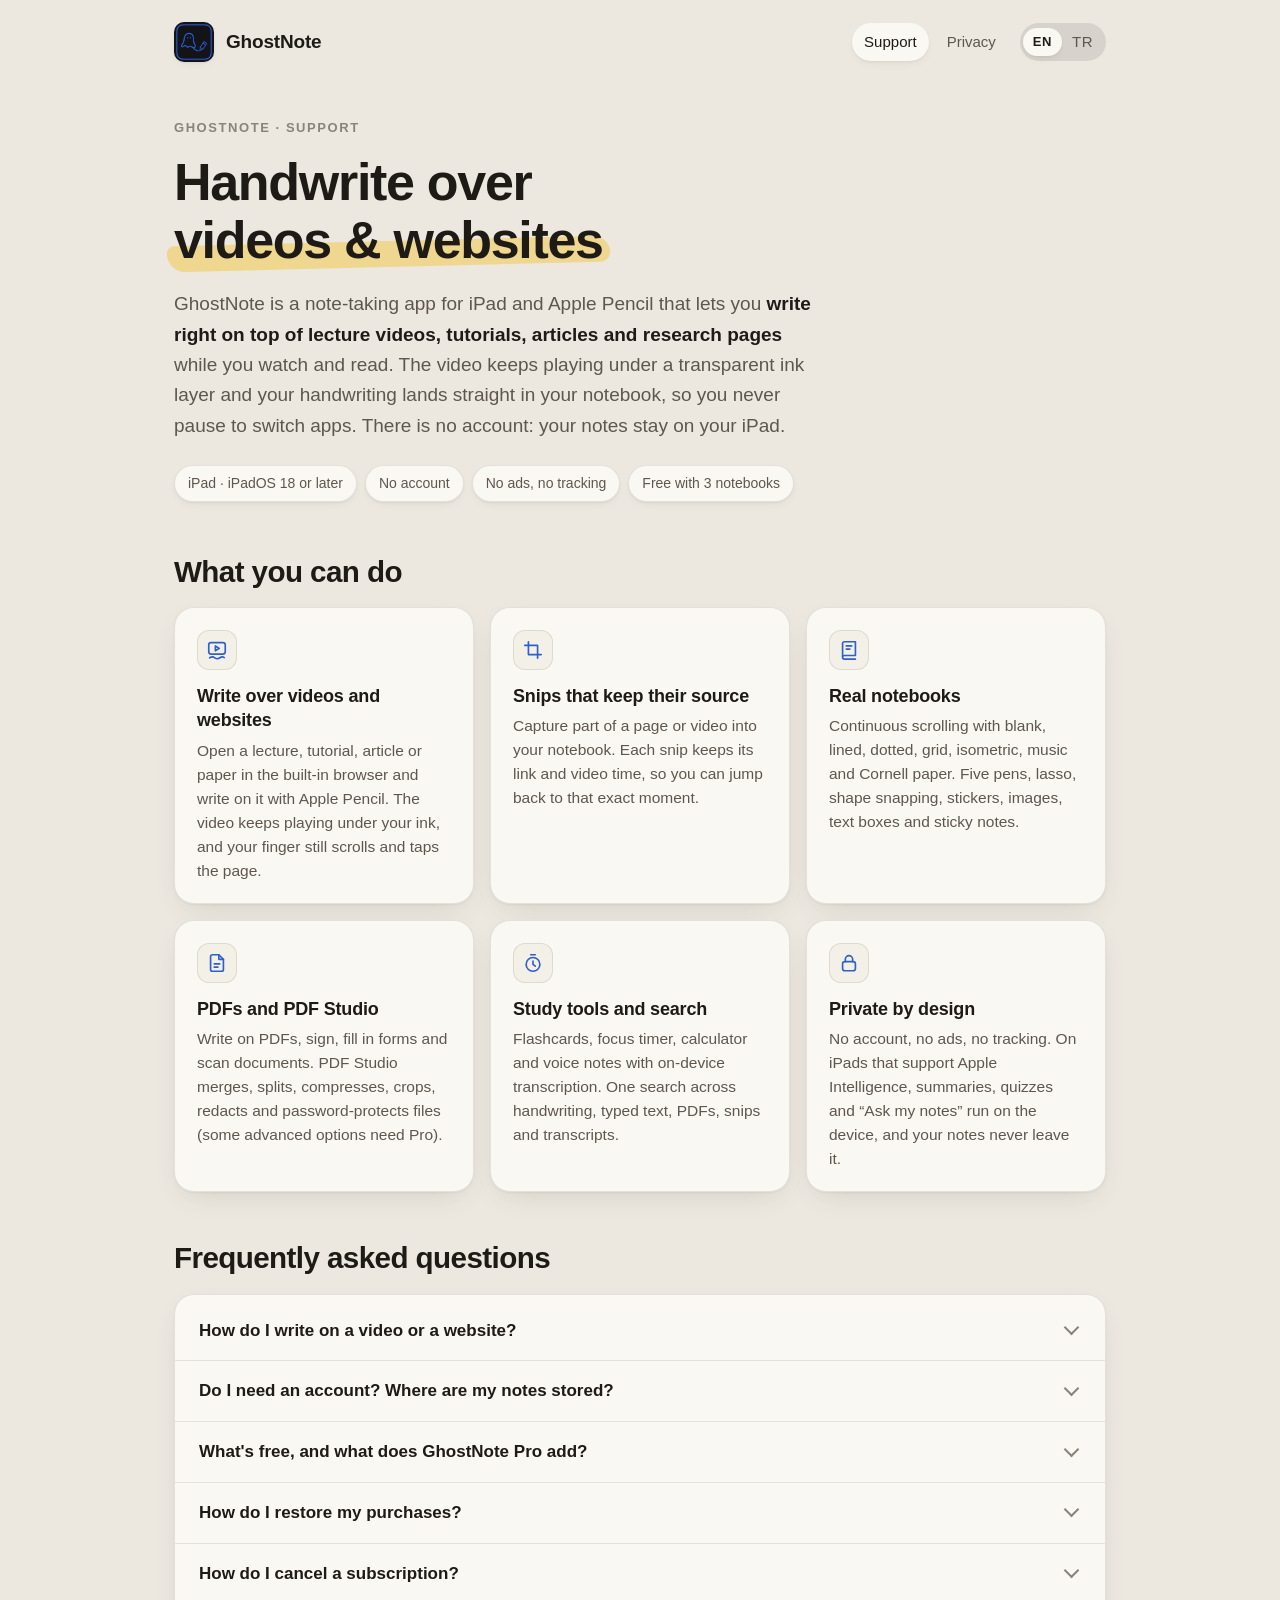
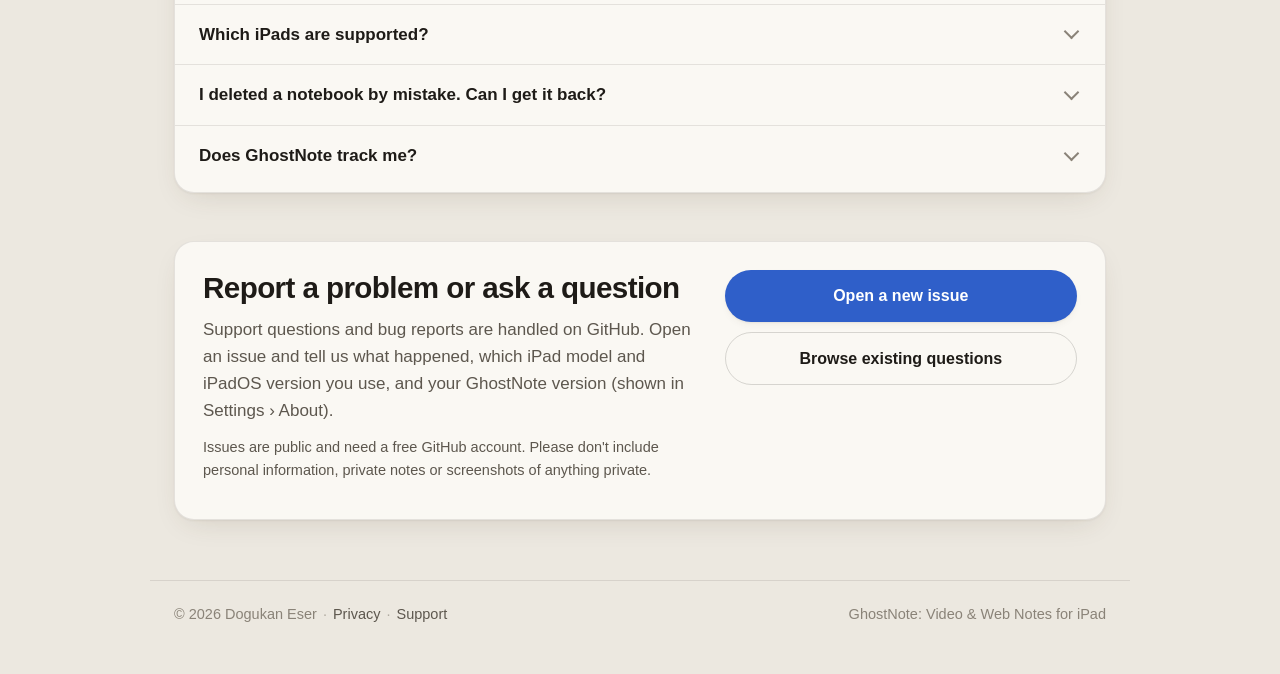
<file: index.html>
<!doctype html>
<html lang="en">
<head>
  <meta charset="utf-8">
  <meta name="viewport" content="width=device-width, initial-scale=1, viewport-fit=cover">
  <title>GhostNote Support</title>
  <meta name="description" content="Help for GhostNote: Video &amp; Web Notes, the iPad app that lets you handwrite on top of lecture videos and websites. Features, FAQ and how to get in touch.">
  <meta name="referrer" content="no-referrer">
  <meta name="theme-color" content="#ECE8E0" media="(prefers-color-scheme: light)">
  <meta name="theme-color" content="#0F1012" media="(prefers-color-scheme: dark)">
  <link rel="canonical" href="https://dogukaneeser.github.io/ghostnote/">
  <link rel="alternate" hreflang="en" href="https://dogukaneeser.github.io/ghostnote/">
  <link rel="alternate" hreflang="tr" href="https://dogukaneeser.github.io/ghostnote/tr/">
  <link rel="icon" type="image/png" sizes="64x64" href="favicon.png">
  <link rel="icon" type="image/png" sizes="1024x1024" href="icon.png">
  <link rel="apple-touch-icon" href="apple-touch-icon.png">
  <link rel="stylesheet" href="style.css">
</head>
<body>
  <header class="site-header">
    <div class="wrap">
      <a class="brand" href="./"><img src="icon.png" alt="" width="40" height="40">GhostNote</a>
      <nav class="nav" aria-label="Main">
        <a href="./" aria-current="page">Support</a>
        <a href="privacy.html">Privacy</a>
        <span class="lang" aria-label="Language"><span aria-current="true" lang="en">EN</span><a href="tr/" lang="tr" hreflang="tr">TR</a></span>
      </nav>
    </div>
  </header>

  <main>
    <div class="wrap">
      <section class="hero" aria-labelledby="title">
        <p class="eyebrow">GhostNote · Support</p>
        <h1 id="title">Handwrite over <span class="swash">videos &amp; websites</span></h1>
        <p class="lead">GhostNote is a note-taking app for iPad and Apple Pencil that lets you <strong>write right on top of lecture videos, tutorials, articles and research pages</strong> while you watch and read. The video keeps playing under a transparent ink layer and your handwriting lands straight in your notebook, so you never pause to switch apps. There is no account: your notes stay on your iPad.</p>
        <ul class="chips" aria-label="At a glance">
          <li>iPad · iPadOS 18 or later</li>
          <li>No account</li>
          <li>No ads, no tracking</li>
          <li>Free with 3 notebooks</li>
        </ul>
      </section>

      <section aria-labelledby="features-title">
        <h2 id="features-title">What you can do</h2>
        <ul class="features">
          <li class="card feature">
            <span class="icon" aria-hidden="true"><svg viewBox="0 0 24 24" fill="none" stroke="currentColor" stroke-width="1.8" stroke-linecap="round" stroke-linejoin="round"><rect x="3" y="4" width="18" height="12.5" rx="2.5"/><path d="M10.2 7.6v5.3l4.3-2.65z"/><path d="M4 20.5c2.2-1.4 3.8-1.4 5.6 0s3.6 1.4 5.6 0 3.3-1.2 4.8-.2"/></svg></span>
            <h3>Write over videos and websites</h3>
            <p>Open a lecture, tutorial, article or paper in the built-in browser and write on it with Apple Pencil. The video keeps playing under your ink, and your finger still scrolls and taps the page.</p>
          </li>
          <li class="card feature">
            <span class="icon" aria-hidden="true"><svg viewBox="0 0 24 24" fill="none" stroke="currentColor" stroke-width="1.8" stroke-linecap="round" stroke-linejoin="round"><path d="M7 3v14h14"/><path d="M3 7h14v14"/></svg></span>
            <h3>Snips that keep their source</h3>
            <p>Capture part of a page or video into your notebook. Each snip keeps its link and video time, so you can jump back to that exact moment.</p>
          </li>
          <li class="card feature">
            <span class="icon" aria-hidden="true"><svg viewBox="0 0 24 24" fill="none" stroke="currentColor" stroke-width="1.8" stroke-linecap="round" stroke-linejoin="round"><path d="M5 19.5V5a2 2 0 0 1 2-2h12v15H7a2 2 0 0 0-2 2 2 2 0 0 0 2 2h12"/><path d="M9 7.5h6M9 11h4"/></svg></span>
            <h3>Real notebooks</h3>
            <p>Continuous scrolling with blank, lined, dotted, grid, isometric, music and Cornell paper. Five pens, lasso, shape snapping, stickers, images, text boxes and sticky notes.</p>
          </li>
          <li class="card feature">
            <span class="icon" aria-hidden="true"><svg viewBox="0 0 24 24" fill="none" stroke="currentColor" stroke-width="1.8" stroke-linecap="round" stroke-linejoin="round"><path d="M14 3H7a2 2 0 0 0-2 2v14a2 2 0 0 0 2 2h10a2 2 0 0 0 2-2V8z"/><path d="M14 3v5h5"/><path d="M9 13h6M9 16.5h4"/></svg></span>
            <h3>PDFs and PDF Studio</h3>
            <p>Write on PDFs, sign, fill in forms and scan documents. PDF Studio merges, splits, compresses, crops, redacts and password-protects files (some advanced options need Pro).</p>
          </li>
          <li class="card feature">
            <span class="icon" aria-hidden="true"><svg viewBox="0 0 24 24" fill="none" stroke="currentColor" stroke-width="1.8" stroke-linecap="round" stroke-linejoin="round"><circle cx="12" cy="13.5" r="7.5"/><path d="M12 10v3.5l2.5 2"/><path d="M9.5 3h5"/></svg></span>
            <h3>Study tools and search</h3>
            <p>Flashcards, focus timer, calculator and voice notes with on-device transcription. One search across handwriting, typed text, PDFs, snips and transcripts.</p>
          </li>
          <li class="card feature">
            <span class="icon" aria-hidden="true"><svg viewBox="0 0 24 24" fill="none" stroke="currentColor" stroke-width="1.8" stroke-linecap="round" stroke-linejoin="round"><rect x="5" y="10.5" width="14" height="10" rx="2.5"/><path d="M8 10.5V8a4 4 0 0 1 8 0v2.5"/></svg></span>
            <h3>Private by design</h3>
            <p>No account, no ads, no tracking. On iPads that support Apple Intelligence, summaries, quizzes and &ldquo;Ask my notes&rdquo; run on the device, and your notes never leave it.</p>
          </li>
        </ul>
      </section>

      <section aria-labelledby="faq-title">
        <h2 id="faq-title">Frequently asked questions</h2>
        <div class="card faq">
          <details id="write-on-video">
            <summary>How do I write on a video or a website?</summary>
            <div class="answer">
              <ol>
                <li>In the library, tap <span class="path">New</span> and add a website when you create the notebook. You can type an address, or any other text to search for it.</li>
                <li>Write with Apple Pencil. Your finger still scrolls, taps and plays the video underneath, so you don't need to switch modes.</li>
                <li>Use the <strong>Halo</strong>, the small floating control: tap its centre button to switch between <strong>Write</strong> and <strong>Browse</strong> (handy if you write with your finger). Hold it for a quick menu with capture, focus mode and <strong>dim video</strong>, which makes your ink stand out.</li>
                <li>Hide the web at any time to see the same notes on a clean notebook page.</li>
              </ol>
              <p>To keep a moment, use capture: the snip lands in your notebook with its link and video time.</p>
            </div>
          </details>
          <details id="storage">
            <summary>Do I need an account? Where are my notes stored?</summary>
            <div class="answer">
              <p>There is <strong>no account and no sign-in</strong>. Everything you create is saved only in GhostNote's private storage <strong>on this iPad</strong>. GhostNote has no server of its own and there is <strong>no iCloud sync</strong> yet, so your notes don't appear on your other devices, and we can't see or recover them for you.</p>
              <p>Please keep your own copies of notebooks that matter:</p>
              <ul>
                <li><strong>Export</strong> a notebook as a PDF, PNG files or images, then choose <span class="path">Save to Files</span> to keep it in a folder of your choice. In the library you can select several notebooks and export them at once (one PDF per notebook).</li>
                <li>If your iPad is backed up to iCloud Backup or to a computer, iPadOS may include GhostNote's data in that backup, depending on your device settings.</li>
              </ul>
              <p>Deleting GhostNote from your iPad removes all of its notes from the device, so export first. Notebooks you delete inside the app go to <span class="path">Recently Deleted</span> for 30 days before they are removed for good.</p>
            </div>
          </details>
          <details id="pro">
            <summary>What's free, and what does GhostNote Pro add?</summary>
            <div class="answer">
              <div class="plans">
                <div class="plan">
                  <h4>Free</h4>
                  <ul>
                    <li>3 notebooks with unlimited pages</li>
                    <li>Every pen and tool, writing over videos and websites</li>
                    <li>Handwriting search</li>
                    <li>Exports with no watermark</li>
                    <li>60 minutes of transcription and 5 assistant actions a month</li>
                  </ul>
                </div>
                <div class="plan">
                  <h4>Pro</h4>
                  <ul>
                    <li>Unlimited notebooks</li>
                    <li>Unlimited transcription and assistant actions</li>
                    <li>Search by meaning</li>
                    <li>Two notebooks side by side</li>
                    <li>All planners and custom templates</li>
                  </ul>
                </div>
              </div>
              <p>Pro is available <strong>monthly, yearly, or as a one-time lifetime purchase</strong>. Prices are shown in the app in your local currency. Pro works with <strong>Family Sharing</strong>: up to 5 family members can use it at no extra cost.</p>
              <p>If Pro ends, nothing is deleted or locked: every notebook still opens and can be exported. The assistant features need an iPad that supports Apple Intelligence.</p>
            </div>
          </details>
          <details id="restore">
            <summary>How do I restore my purchases?</summary>
            <div class="answer">
              <p>Make sure you're signed in to the App Store with the same Apple Account you used to buy Pro. Then open the library sidebar and go to <span class="path">Settings › Account &amp; Pro</span> and tap <strong>Restore Purchases</strong>. The same button is on the Pro screen.</p>
              <p>If a family member shared Pro with you through Family Sharing, it usually appears on its own; tap Restore Purchases if it doesn't. Have an offer or promo code? Use <strong>Redeem Code</strong> in the same place.</p>
            </div>
          </details>
          <details id="cancel">
            <summary>How do I cancel a subscription?</summary>
            <div class="answer">
              <p>Subscriptions are handled by Apple. On your iPad, open the <strong>Settings</strong> app and go to <span class="path">your name › Subscriptions › GhostNote Pro</span>, then tap <strong>Cancel Subscription</strong>. You can also get there from GhostNote: <span class="path">Settings › Account &amp; Pro › Manage subscription</span>.</p>
              <p>Subscriptions renew automatically unless cancelled at least 24 hours before the end of the current period. Deleting the app does not cancel a subscription. The lifetime purchase is a one-time payment, so there is nothing to cancel. Refunds are handled by Apple at <a href="https://reportaproblem.apple.com/">reportaproblem.apple.com</a>.</p>
            </div>
          </details>
          <details id="devices">
            <summary>Which iPads are supported?</summary>
            <div class="answer">
              <p>GhostNote is made for iPad and needs <strong>iPadOS 18 or later</strong>. It's designed for Apple Pencil; you can also turn on finger drawing.</p>
              <p>The on-device AI features (lecture-video summaries, summaries and quizzes from your notes, suggested flashcards and &ldquo;Ask my notes&rdquo;) appear only on iPads that support Apple Intelligence, with it turned on and available in your language and region. On other iPads these items are hidden and everything else works.</p>
            </div>
          </details>
          <details id="deleted">
            <summary>I deleted a notebook by mistake. Can I get it back?</summary>
            <div class="answer">
              <p>Yes, for 30 days. Deleted notebooks move to <span class="path">Recently Deleted</span> in the library, where you can restore them. After 30 days, or if you choose <strong>Delete forever</strong> or <strong>Empty trash</strong>, they are gone for good.</p>
            </div>
          </details>
          <details id="privacy">
            <summary>Does GhostNote track me?</summary>
            <div class="answer">
              <p>No. GhostNote has no analytics, advertising or tracking code and no third-party SDKs. Websites you open in the built-in browser are loaded directly from those sites under their own privacy policies. The details are in the <a href="privacy.html">Privacy Policy</a>.</p>
            </div>
          </details>
        </div>
      </section>

      <section id="contact" aria-labelledby="contact-title">
        <div class="card contact">
          <div>
            <h2 id="contact-title">Report a problem or ask a question</h2>
            <p>Support questions and bug reports are handled on GitHub. Open an issue and tell us what happened, which iPad model and iPadOS version you use, and your GhostNote version (shown in Settings › About).</p>
            <!-- CONTACT EMAIL: this is the one place for contact details on the English site
                 (privacy.html links here). When an address is approved, uncomment the line below,
                 and do the same in tr/index.html.
            <p>Prefer e-mail? Write to <a href="mailto:ADDRESS">ADDRESS</a>.</p>
            -->
            <p class="note">Issues are public and need a free GitHub account. Please don't include personal information, private notes or screenshots of anything private.</p>
          </div>
          <div class="actions">
            <a class="btn btn-primary" href="https://github.com/dogukaneeser/ghostnote/issues/new">Open a new issue</a>
            <a class="btn btn-ghost" href="https://github.com/dogukaneeser/ghostnote/issues">Browse existing questions</a>
          </div>
        </div>
      </section>
    </div>
  </main>

  <footer class="site-footer">
    <div class="wrap">
      <span>© 2026 Dogukan Eser<span class="sep">·</span><a href="privacy.html">Privacy</a><span class="sep">·</span><a href="./">Support</a></span>
      <span>GhostNote: Video &amp; Web Notes for iPad</span>
    </div>
  </footer>
</body>
</html>
</file>
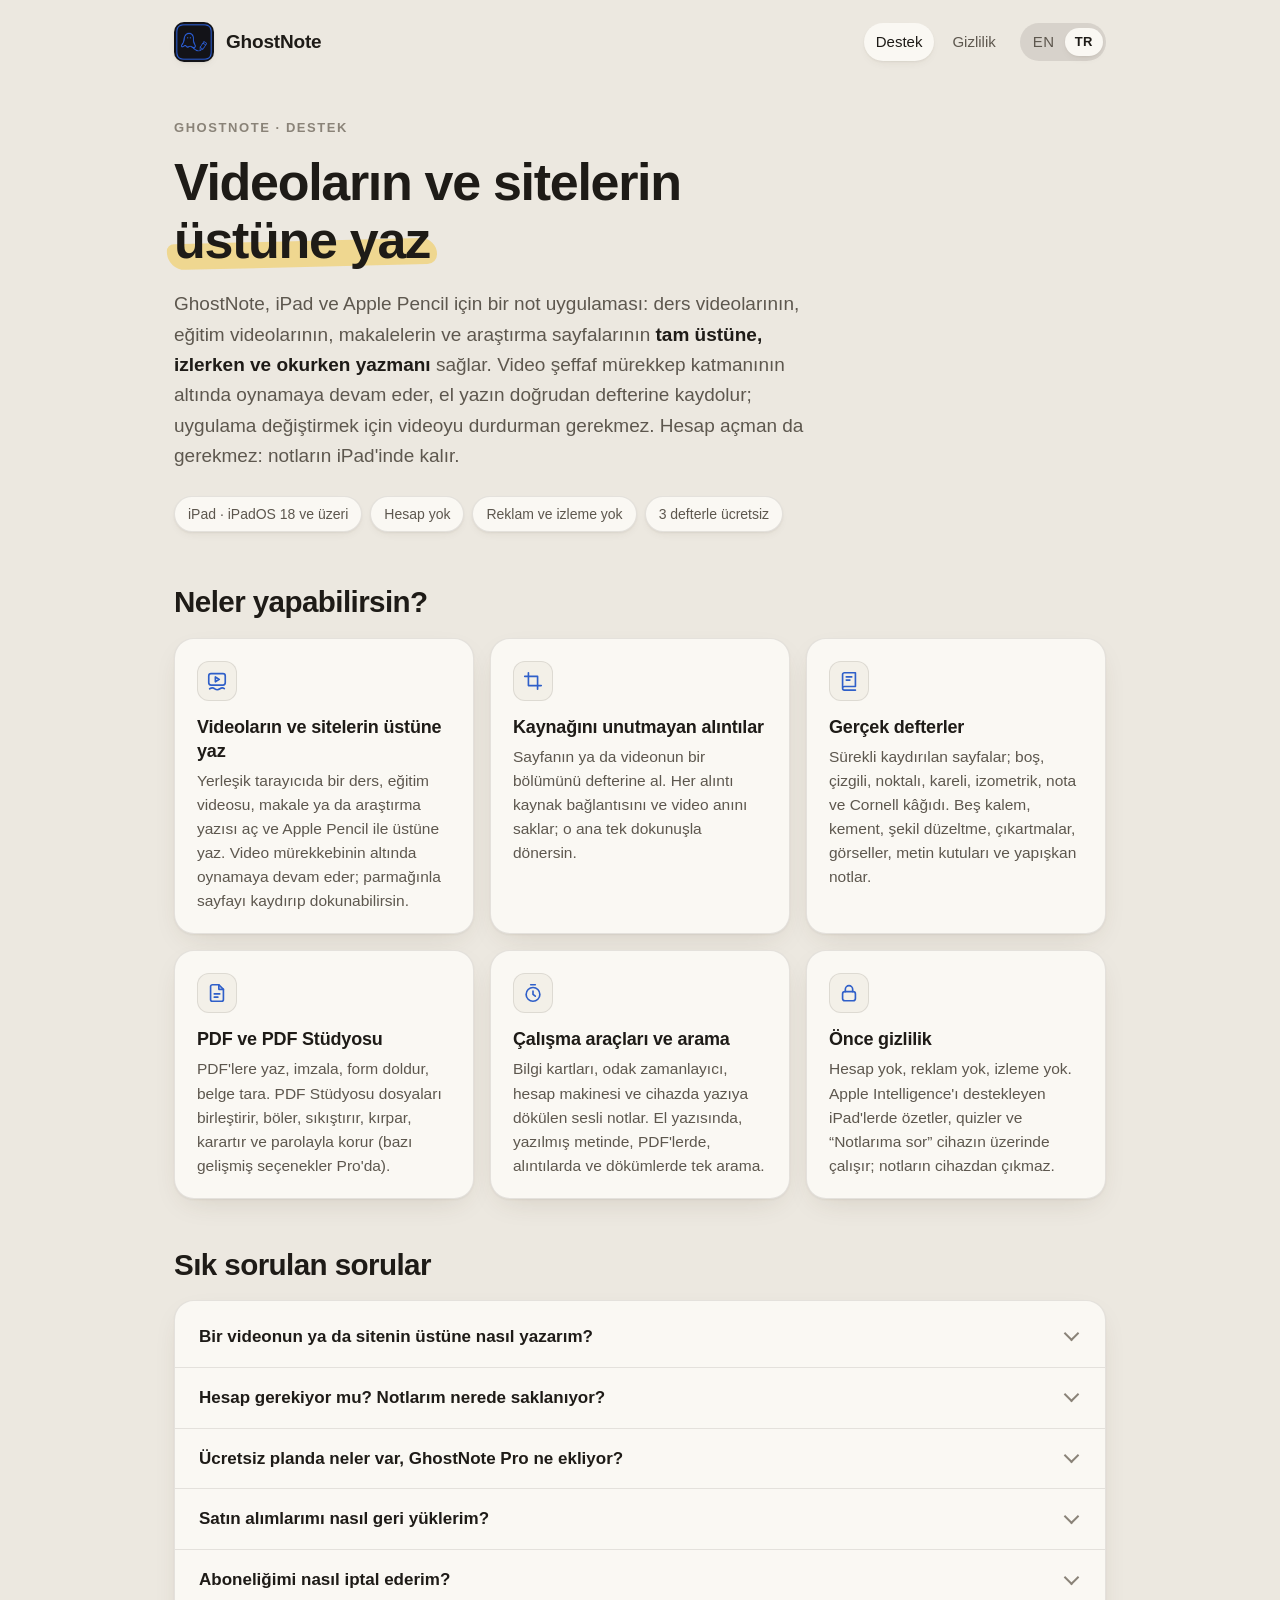
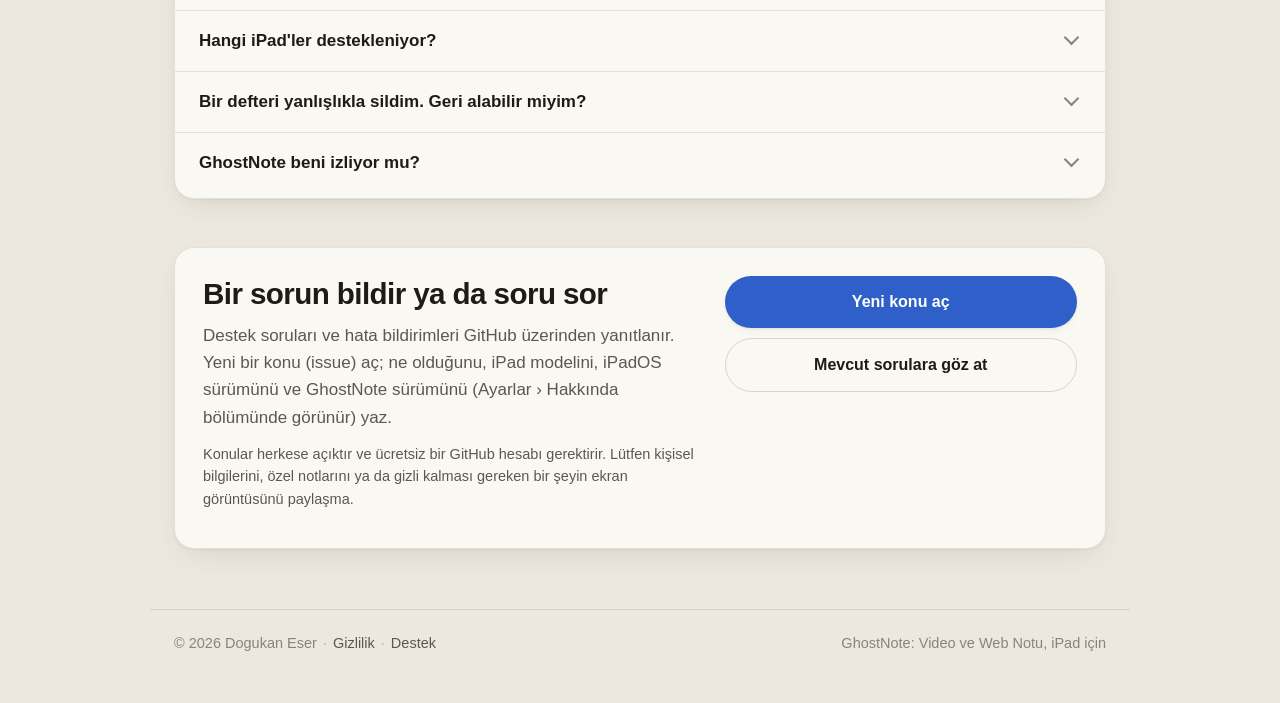
<file: tr/index.html>
<!doctype html>
<html lang="tr">
<head>
  <meta charset="utf-8">
  <meta name="viewport" content="width=device-width, initial-scale=1, viewport-fit=cover">
  <title>GhostNote Destek</title>
  <meta name="description" content="GhostNote: Video ve Web Notu için yardım. Ders videolarının ve web sitelerinin üstüne el yazısıyla not almanı sağlayan iPad uygulaması: özellikler, sık sorulan sorular ve iletişim.">
  <meta name="referrer" content="no-referrer">
  <meta name="theme-color" content="#ECE8E0" media="(prefers-color-scheme: light)">
  <meta name="theme-color" content="#0F1012" media="(prefers-color-scheme: dark)">
  <link rel="canonical" href="https://dogukaneeser.github.io/ghostnote/tr/">
  <link rel="alternate" hreflang="en" href="https://dogukaneeser.github.io/ghostnote/">
  <link rel="alternate" hreflang="tr" href="https://dogukaneeser.github.io/ghostnote/tr/">
  <link rel="icon" type="image/png" sizes="64x64" href="../favicon.png">
  <link rel="icon" type="image/png" sizes="1024x1024" href="../icon.png">
  <link rel="apple-touch-icon" href="../apple-touch-icon.png">
  <link rel="stylesheet" href="../style.css">
</head>
<body>
  <header class="site-header">
    <div class="wrap">
      <a class="brand" href="./"><img src="../icon.png" alt="" width="40" height="40">GhostNote</a>
      <nav class="nav" aria-label="Ana menü">
        <a href="./" aria-current="page">Destek</a>
        <a href="privacy.html">Gizlilik</a>
        <span class="lang" aria-label="Dil"><a href="../" lang="en" hreflang="en">EN</a><span aria-current="true" lang="tr">TR</span></span>
      </nav>
    </div>
  </header>

  <main>
    <div class="wrap">
      <section class="hero" aria-labelledby="title">
        <p class="eyebrow">GhostNote · Destek</p>
        <h1 id="title">Videoların ve sitelerin <span class="swash">üstüne yaz</span></h1>
        <p class="lead">GhostNote, iPad ve Apple Pencil için bir not uygulaması: ders videolarının, eğitim videolarının, makalelerin ve araştırma sayfalarının <strong>tam üstüne, izlerken ve okurken yazmanı</strong> sağlar. Video şeffaf mürekkep katmanının altında oynamaya devam eder, el yazın doğrudan defterine kaydolur; uygulama değiştirmek için videoyu durdurman gerekmez. Hesap açman da gerekmez: notların iPad'inde kalır.</p>
        <ul class="chips" aria-label="Kısaca">
          <li>iPad · iPadOS 18 ve üzeri</li>
          <li>Hesap yok</li>
          <li>Reklam ve izleme yok</li>
          <li>3 defterle ücretsiz</li>
        </ul>
      </section>

      <section aria-labelledby="features-title">
        <h2 id="features-title">Neler yapabilirsin?</h2>
        <ul class="features">
          <li class="card feature">
            <span class="icon" aria-hidden="true"><svg viewBox="0 0 24 24" fill="none" stroke="currentColor" stroke-width="1.8" stroke-linecap="round" stroke-linejoin="round"><rect x="3" y="4" width="18" height="12.5" rx="2.5"/><path d="M10.2 7.6v5.3l4.3-2.65z"/><path d="M4 20.5c2.2-1.4 3.8-1.4 5.6 0s3.6 1.4 5.6 0 3.3-1.2 4.8-.2"/></svg></span>
            <h3>Videoların ve sitelerin üstüne yaz</h3>
            <p>Yerleşik tarayıcıda bir ders, eğitim videosu, makale ya da araştırma yazısı aç ve Apple Pencil ile üstüne yaz. Video mürekkebinin altında oynamaya devam eder; parmağınla sayfayı kaydırıp dokunabilirsin.</p>
          </li>
          <li class="card feature">
            <span class="icon" aria-hidden="true"><svg viewBox="0 0 24 24" fill="none" stroke="currentColor" stroke-width="1.8" stroke-linecap="round" stroke-linejoin="round"><path d="M7 3v14h14"/><path d="M3 7h14v14"/></svg></span>
            <h3>Kaynağını unutmayan alıntılar</h3>
            <p>Sayfanın ya da videonun bir bölümünü defterine al. Her alıntı kaynak bağlantısını ve video anını saklar; o ana tek dokunuşla dönersin.</p>
          </li>
          <li class="card feature">
            <span class="icon" aria-hidden="true"><svg viewBox="0 0 24 24" fill="none" stroke="currentColor" stroke-width="1.8" stroke-linecap="round" stroke-linejoin="round"><path d="M5 19.5V5a2 2 0 0 1 2-2h12v15H7a2 2 0 0 0-2 2 2 2 0 0 0 2 2h12"/><path d="M9 7.5h6M9 11h4"/></svg></span>
            <h3>Gerçek defterler</h3>
            <p>Sürekli kaydırılan sayfalar; boş, çizgili, noktalı, kareli, izometrik, nota ve Cornell kâğıdı. Beş kalem, kement, şekil düzeltme, çıkartmalar, görseller, metin kutuları ve yapışkan notlar.</p>
          </li>
          <li class="card feature">
            <span class="icon" aria-hidden="true"><svg viewBox="0 0 24 24" fill="none" stroke="currentColor" stroke-width="1.8" stroke-linecap="round" stroke-linejoin="round"><path d="M14 3H7a2 2 0 0 0-2 2v14a2 2 0 0 0 2 2h10a2 2 0 0 0 2-2V8z"/><path d="M14 3v5h5"/><path d="M9 13h6M9 16.5h4"/></svg></span>
            <h3>PDF ve PDF Stüdyosu</h3>
            <p>PDF'lere yaz, imzala, form doldur, belge tara. PDF Stüdyosu dosyaları birleştirir, böler, sıkıştırır, kırpar, karartır ve parolayla korur (bazı gelişmiş seçenekler Pro'da).</p>
          </li>
          <li class="card feature">
            <span class="icon" aria-hidden="true"><svg viewBox="0 0 24 24" fill="none" stroke="currentColor" stroke-width="1.8" stroke-linecap="round" stroke-linejoin="round"><circle cx="12" cy="13.5" r="7.5"/><path d="M12 10v3.5l2.5 2"/><path d="M9.5 3h5"/></svg></span>
            <h3>Çalışma araçları ve arama</h3>
            <p>Bilgi kartları, odak zamanlayıcı, hesap makinesi ve cihazda yazıya dökülen sesli notlar. El yazısında, yazılmış metinde, PDF'lerde, alıntılarda ve dökümlerde tek arama.</p>
          </li>
          <li class="card feature">
            <span class="icon" aria-hidden="true"><svg viewBox="0 0 24 24" fill="none" stroke="currentColor" stroke-width="1.8" stroke-linecap="round" stroke-linejoin="round"><rect x="5" y="10.5" width="14" height="10" rx="2.5"/><path d="M8 10.5V8a4 4 0 0 1 8 0v2.5"/></svg></span>
            <h3>Önce gizlilik</h3>
            <p>Hesap yok, reklam yok, izleme yok. Apple Intelligence'ı destekleyen iPad'lerde özetler, quizler ve &ldquo;Notlarıma sor&rdquo; cihazın üzerinde çalışır; notların cihazdan çıkmaz.</p>
          </li>
        </ul>
      </section>

      <section aria-labelledby="faq-title">
        <h2 id="faq-title">Sık sorulan sorular</h2>
        <div class="card faq">
          <details id="write-on-video">
            <summary>Bir videonun ya da sitenin üstüne nasıl yazarım?</summary>
            <div class="answer">
              <ol>
                <li>Kütüphanede <span class="path">Yeni</span>'ye dokun ve defteri oluştururken bir web sitesi ekle. Bir adres yazabilir ya da aramak istediğin herhangi bir şeyi girebilirsin.</li>
                <li>Apple Pencil ile yaz. Parmağın alttaki sayfayı kaydırmaya, dokunmaya ve videoyu oynatmaya devam eder; mod değiştirmen gerekmez.</li>
                <li>Küçük, yüzen denetim <strong>Halo</strong>'yu kullan: orta düğmesine dokunarak <strong>Yaz</strong> ile <strong>Gezin</strong> arasında geçiş yaparsın (parmağınla yazıyorsan çok işine yarar). Düğmeyi basılı tutunca yakalama, odak modu ve mürekkebini öne çıkaran <strong>videoyu karartma</strong> seçeneklerinin olduğu hızlı menü açılır.</li>
                <li>İstediğin an web'i gizleyip aynı notları temiz bir defter sayfasında görebilirsin.</li>
              </ol>
              <p>Bir anı saklamak için yakalamayı kullan: alıntı, bağlantısı ve video anıyla birlikte defterine eklenir.</p>
            </div>
          </details>
          <details id="storage">
            <summary>Hesap gerekiyor mu? Notlarım nerede saklanıyor?</summary>
            <div class="answer">
              <p><strong>Hesap ya da oturum açma yok.</strong> Oluşturduğun her şey yalnızca GhostNote'un <strong>bu iPad'deki</strong> özel depolama alanına kaydedilir. GhostNote'un kendi sunucusu yok ve henüz <strong>iCloud eşitlemesi de yok</strong>; yani notların diğer cihazlarında görünmez, biz de onları göremeyiz ve senin için kurtaramayız.</p>
              <p>Bu yüzden önemli defterlerinin kopyasını kendin sakla:</p>
              <ul>
                <li>Bir defteri PDF, PNG ya da görsel olarak <strong>dışa aktar</strong>, ardından <span class="path">Dosyalar'a kaydet</span> ile istediğin bir klasöre koy. Kütüphanede birden fazla defter seçip hepsini tek seferde dışa aktarabilirsin (her defter için bir PDF).</li>
                <li>iPad'in iCloud Yedekleme'ye ya da bir bilgisayara yedekleniyorsa iPadOS, cihaz ayarlarına göre GhostNote'un verilerini de bu yedeğe ekleyebilir.</li>
              </ul>
              <p>GhostNote'u iPad'inden silersen bütün notların da cihazdan silinir; önce dışa aktar. Uygulamada sildiğin defterler ise kalıcı olarak silinmeden önce 30 gün <span class="path">Son silinenler</span>'de bekler.</p>
            </div>
          </details>
          <details id="pro">
            <summary>Ücretsiz planda neler var, GhostNote Pro ne ekliyor?</summary>
            <div class="answer">
              <div class="plans">
                <div class="plan">
                  <h4>Ücretsiz</h4>
                  <ul>
                    <li>Sınırsız sayfayla 3 defter</li>
                    <li>Bütün kalemler ve araçlar, videoların ve sitelerin üstüne yazma</li>
                    <li>El yazısında arama</li>
                    <li>Filigransız dışa aktarma</li>
                    <li>Her ay 60 dakika döküm ve 5 asistan işlemi</li>
                  </ul>
                </div>
                <div class="plan">
                  <h4>Pro</h4>
                  <ul>
                    <li>Sınırsız defter</li>
                    <li>Sınırsız döküm ve asistan işlemi</li>
                    <li>Anlama göre arama</li>
                    <li>Yan yana iki defter</li>
                    <li>Bütün planlayıcılar ve özel şablonlar</li>
                  </ul>
                </div>
              </div>
              <p>Pro'yu <strong>aylık, yıllık ya da tek seferlik ömür boyu</strong> satın alabilirsin. Fiyatlar uygulamada kendi para biriminle gösterilir. Pro <strong>Aile Paylaşımı</strong> ile çalışır: en fazla 5 aile üyesi ek ücret ödemeden kullanabilir.</p>
              <p>Pro biterse hiçbir şey silinmez ve kilitlenmez: her defter açılmaya ve dışa aktarılmaya devam eder. Asistan özellikleri için Apple Intelligence'ı destekleyen bir iPad gerekir.</p>
            </div>
          </details>
          <details id="restore">
            <summary>Satın alımlarımı nasıl geri yüklerim?</summary>
            <div class="answer">
              <p>App Store'da, Pro'yu satın aldığın Apple Hesabı ile oturum açtığından emin ol. Sonra kütüphane kenar çubuğundan <span class="path">Ayarlar › Hesap ve Pro</span> bölümüne git ve <strong>Satın Alımları Geri Yükle</strong>'ye dokun. Aynı düğme Pro ekranında da var.</p>
              <p>Bir aile üyen Pro'yu Aile Paylaşımı ile seninle paylaştıysa genellikle kendiliğinden görünür; görünmezse Satın Alımları Geri Yükle'ye dokun. Teklif ya da promosyon kodun varsa aynı yerdeki <strong>Kod Kullan</strong>'a dokun.</p>
            </div>
          </details>
          <details id="cancel">
            <summary>Aboneliğimi nasıl iptal ederim?</summary>
            <div class="answer">
              <p>Abonelikleri Apple yönetir. iPad'inde <strong>Ayarlar</strong> uygulamasını aç, <span class="path">adın › Abonelikler › GhostNote Pro</span> yolunu izle ve <strong>Aboneliği İptal Et</strong>'e dokun. Aynı yere GhostNote'tan da ulaşabilirsin: <span class="path">Ayarlar › Hesap ve Pro › Aboneliği yönet</span>.</p>
              <p>Abonelikler, dönem bitmeden en az 24 saat önce iptal edilmezse otomatik olarak yenilenir. Uygulamayı silmek aboneliği iptal etmez. Ömür boyu satın alma tek seferlik bir ödemedir, iptal edilecek bir şey yoktur. İade talepleri Apple tarafından <a href="https://reportaproblem.apple.com/">reportaproblem.apple.com</a> adresinde değerlendirilir.</p>
            </div>
          </details>
          <details id="devices">
            <summary>Hangi iPad'ler destekleniyor?</summary>
            <div class="answer">
              <p>GhostNote iPad için yapıldı ve <strong>iPadOS 18 ya da üzerini</strong> gerektirir. Apple Pencil düşünülerek tasarlandı; istersen parmakla çizimi de açabilirsin.</p>
              <p>Cihazda çalışan yapay zekâ özellikleri (ders videosu özetleri, notlarından özet ve quiz, önerilen bilgi kartları ve &ldquo;Notlarıma sor&rdquo;) yalnızca Apple Intelligence'ı destekleyen, bu özelliği açık olan ve dilinde ve bölgende kullanılabilen iPad'lerde görünür. Diğer iPad'lerde bu öğeler gizlenir, geri kalan her şey çalışır.</p>
              <p>El yazısı tanıma, Apple'ın cihaz üstü çerçevelerinin desteklediği dillerde çalışır. Apple'ın el yazısı tanıması Türkçeyi henüz tam desteklemediği için Türkçe el yazısında isabet daha düşük olabilir.</p>
            </div>
          </details>
          <details id="deleted">
            <summary>Bir defteri yanlışlıkla sildim. Geri alabilir miyim?</summary>
            <div class="answer">
              <p>Evet, 30 gün içinde. Silinen defterler kütüphanedeki <span class="path">Son silinenler</span>'e taşınır; oradan geri yükleyebilirsin. 30 gün geçince ya da <strong>Kalıcı olarak sil</strong> veya <strong>Çöpü boşalt</strong>'ı seçersen tamamen silinir.</p>
            </div>
          </details>
          <details id="privacy">
            <summary>GhostNote beni izliyor mu?</summary>
            <div class="answer">
              <p>Hayır. GhostNote'ta analiz, reklam ya da izleme kodu ve üçüncü taraf yazılım kiti (SDK) yok. Yerleşik tarayıcıda açtığın siteler doğrudan o sitelerden, kendi gizlilik politikalarına göre yüklenir. Ayrıntılar <a href="privacy.html">Gizlilik Politikası</a>'nda.</p>
            </div>
          </details>
        </div>
      </section>

      <section id="contact" aria-labelledby="contact-title">
        <div class="card contact">
          <div>
            <h2 id="contact-title">Bir sorun bildir ya da soru sor</h2>
            <p>Destek soruları ve hata bildirimleri GitHub üzerinden yanıtlanır. Yeni bir konu (issue) aç; ne olduğunu, iPad modelini, iPadOS sürümünü ve GhostNote sürümünü (Ayarlar › Hakkında bölümünde görünür) yaz.</p>
            <!-- İLETİŞİM E-POSTASI: Türkçe sitede iletişim bilgisinin tek yeri burası
                 (tr/privacy.html buraya bağlanır). Adres onaylanınca alttaki satırı açıp doldur;
                 aynısını index.html'de de yap.
            <p>E-postayı mı tercih edersin? <a href="mailto:ADRES">ADRES</a> adresine yaz.</p>
            -->
            <p class="note">Konular herkese açıktır ve ücretsiz bir GitHub hesabı gerektirir. Lütfen kişisel bilgilerini, özel notlarını ya da gizli kalması gereken bir şeyin ekran görüntüsünü paylaşma.</p>
          </div>
          <div class="actions">
            <a class="btn btn-primary" href="https://github.com/dogukaneeser/ghostnote/issues/new">Yeni konu aç</a>
            <a class="btn btn-ghost" href="https://github.com/dogukaneeser/ghostnote/issues">Mevcut sorulara göz at</a>
          </div>
        </div>
      </section>
    </div>
  </main>

  <footer class="site-footer">
    <div class="wrap">
      <span>© 2026 Dogukan Eser<span class="sep">·</span><a href="privacy.html">Gizlilik</a><span class="sep">·</span><a href="./">Destek</a></span>
      <span>GhostNote: Video ve Web Notu, iPad için</span>
    </div>
  </footer>
</body>
</html>
</file>
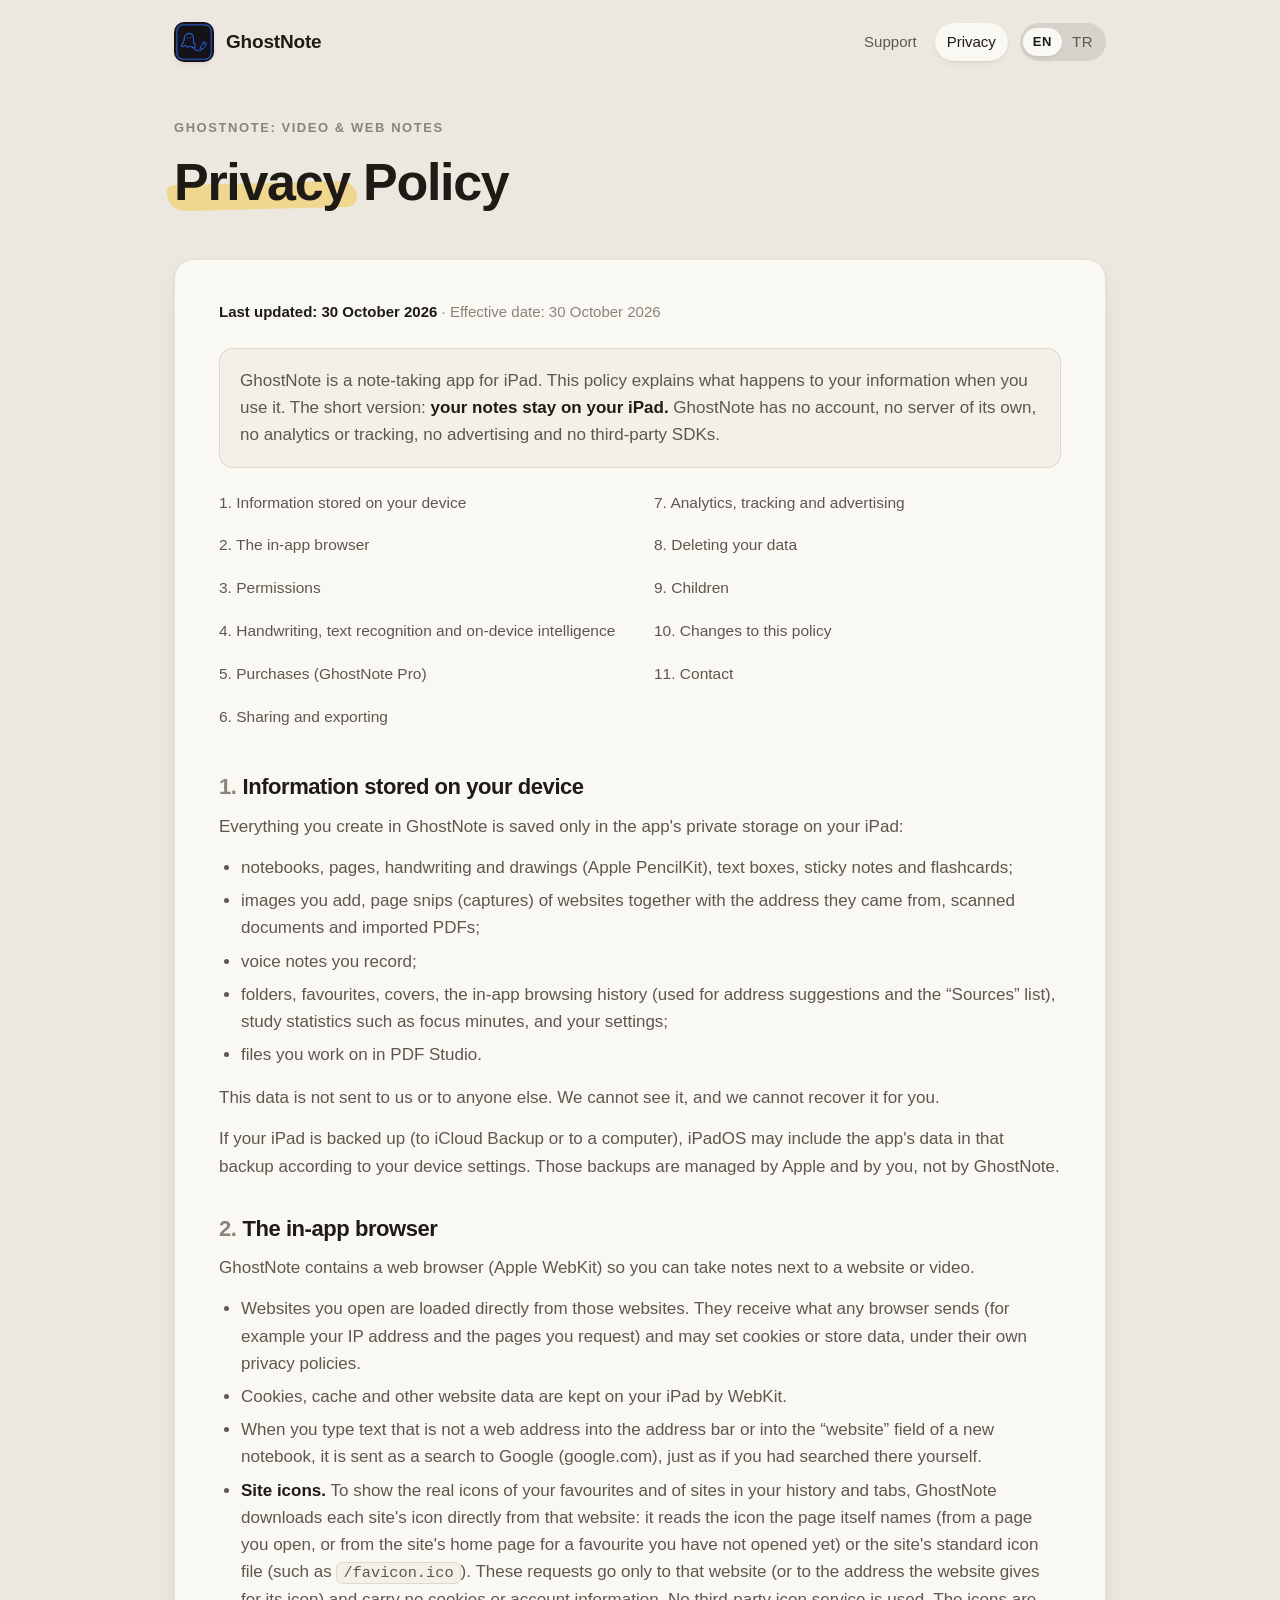
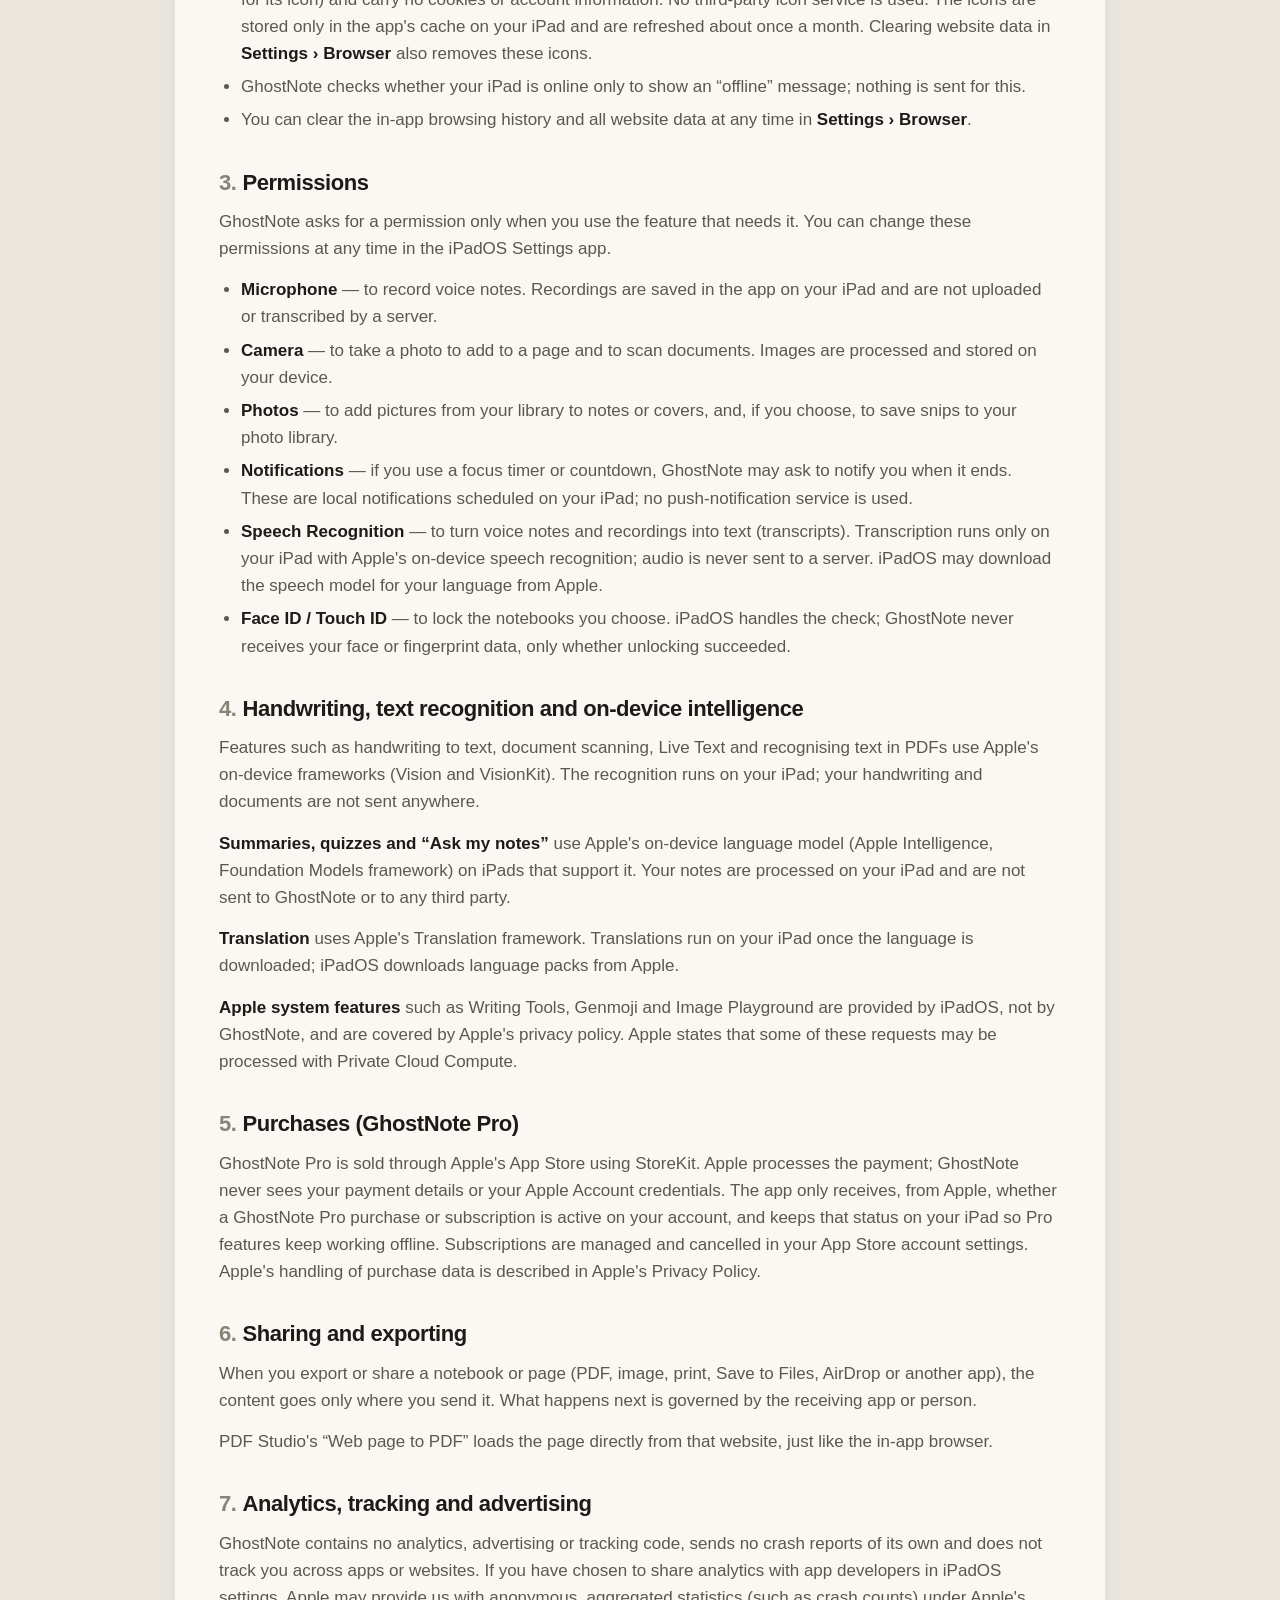
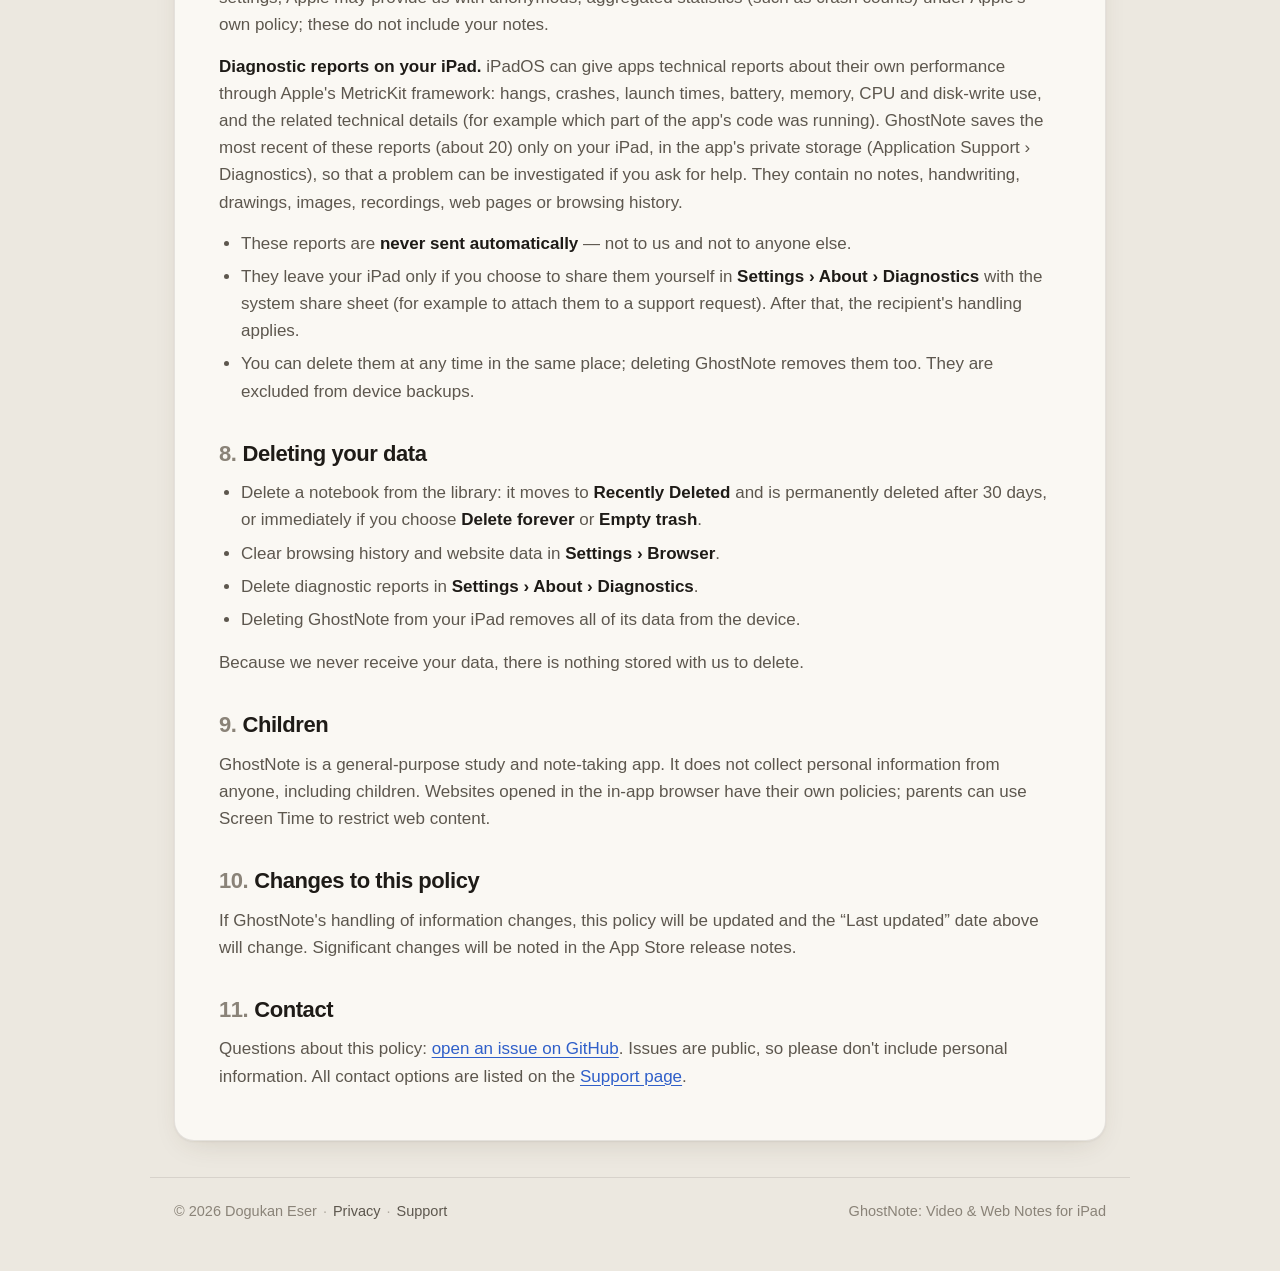
<file: privacy.html>
<!doctype html>
<html lang="en">
<head>
  <meta charset="utf-8">
  <meta name="viewport" content="width=device-width, initial-scale=1, viewport-fit=cover">
  <title>GhostNote Privacy Policy</title>
  <meta name="description" content="GhostNote privacy policy: your notes stay on your iPad. No account, no server of its own, no analytics or tracking, no advertising and no third-party SDKs.">
  <meta name="referrer" content="no-referrer">
  <meta name="theme-color" content="#ECE8E0" media="(prefers-color-scheme: light)">
  <meta name="theme-color" content="#0F1012" media="(prefers-color-scheme: dark)">
  <link rel="canonical" href="https://dogukaneeser.github.io/ghostnote/privacy.html">
  <link rel="alternate" hreflang="en" href="https://dogukaneeser.github.io/ghostnote/privacy.html">
  <link rel="alternate" hreflang="tr" href="https://dogukaneeser.github.io/ghostnote/tr/privacy.html">
  <link rel="icon" type="image/png" sizes="64x64" href="favicon.png">
  <link rel="icon" type="image/png" sizes="1024x1024" href="icon.png">
  <link rel="apple-touch-icon" href="apple-touch-icon.png">
  <link rel="stylesheet" href="style.css">
</head>
<body>
  <header class="site-header">
    <div class="wrap">
      <a class="brand" href="./"><img src="icon.png" alt="" width="40" height="40">GhostNote</a>
      <nav class="nav" aria-label="Main">
        <a href="./">Support</a>
        <a href="privacy.html" aria-current="page">Privacy</a>
        <span class="lang" aria-label="Language"><span aria-current="true" lang="en">EN</span><a href="tr/privacy.html" lang="tr" hreflang="tr">TR</a></span>
      </nav>
    </div>
  </header>

  <main>
    <div class="wrap">
      <section class="hero" aria-labelledby="title">
        <p class="eyebrow">GhostNote: Video &amp; Web Notes</p>
        <h1 id="title"><span class="swash">Privacy</span> Policy</h1>
      </section>

      <article class="card doc" aria-labelledby="title">
        <p class="meta"><strong>Last updated: 30 October 2026</strong> · Effective date: 30 October 2026</p>

        <p class="summary">GhostNote is a note-taking app for iPad. This policy explains what happens to your information when you use it. The short version: <strong>your notes stay on your iPad.</strong> GhostNote has no account, no server of its own, no analytics or tracking, no advertising and no third-party SDKs.</p>

        <nav aria-label="Contents">
          <ol class="toc">
            <li><a href="#device">1. Information stored on your device</a></li>
            <li><a href="#browser">2. The in-app browser</a></li>
            <li><a href="#permissions">3. Permissions</a></li>
            <li><a href="#recognition">4. Handwriting, text recognition and on-device intelligence</a></li>
            <li><a href="#purchases">5. Purchases (GhostNote Pro)</a></li>
            <li><a href="#sharing">6. Sharing and exporting</a></li>
            <li><a href="#analytics">7. Analytics, tracking and advertising</a></li>
            <li><a href="#deleting">8. Deleting your data</a></li>
            <li><a href="#children">9. Children</a></li>
            <li><a href="#changes">10. Changes to this policy</a></li>
            <li><a href="#contact">11. Contact</a></li>
          </ol>
        </nav>

        <h2 id="device"><span class="num">1.</span>Information stored on your device</h2>
        <p>Everything you create in GhostNote is saved only in the app's private storage on your iPad:</p>
        <ul>
          <li>notebooks, pages, handwriting and drawings (Apple PencilKit), text boxes, sticky notes and flashcards;</li>
          <li>images you add, page snips (captures) of websites together with the address they came from, scanned documents and imported PDFs;</li>
          <li>voice notes you record;</li>
          <li>folders, favourites, covers, the in-app browsing history (used for address suggestions and the &ldquo;Sources&rdquo; list), study statistics such as focus minutes, and your settings;</li>
          <li>files you work on in PDF Studio.</li>
        </ul>
        <p>This data is not sent to us or to anyone else. We cannot see it, and we cannot recover it for you.</p>
        <p>If your iPad is backed up (to iCloud Backup or to a computer), iPadOS may include the app's data in that backup according to your device settings. Those backups are managed by Apple and by you, not by GhostNote.</p>

        <h2 id="browser"><span class="num">2.</span>The in-app browser</h2>
        <p>GhostNote contains a web browser (Apple WebKit) so you can take notes next to a website or video.</p>
        <ul>
          <li>Websites you open are loaded directly from those websites. They receive what any browser sends (for example your IP address and the pages you request) and may set cookies or store data, under their own privacy policies.</li>
          <li>Cookies, cache and other website data are kept on your iPad by WebKit.</li>
          <li>When you type text that is not a web address into the address bar or into the &ldquo;website&rdquo; field of a new notebook, it is sent as a search to Google (google.com), just as if you had searched there yourself.</li>
          <li><strong>Site icons.</strong> To show the real icons of your favourites and of sites in your history and tabs, GhostNote downloads each site's icon directly from that website: it reads the icon the page itself names (from a page you open, or from the site's home page for a favourite you have not opened yet) or the site's standard icon file (such as <code>/favicon.ico</code>). These requests go only to that website (or to the address the website gives for its icon) and carry no cookies or account information. No third-party icon service is used. The icons are stored only in the app's cache on your iPad and are refreshed about once a month. Clearing website data in <strong>Settings › Browser</strong> also removes these icons.</li>
          <li>GhostNote checks whether your iPad is online only to show an &ldquo;offline&rdquo; message; nothing is sent for this.</li>
          <li>You can clear the in-app browsing history and all website data at any time in <strong>Settings › Browser</strong>.</li>
        </ul>

        <h2 id="permissions"><span class="num">3.</span>Permissions</h2>
        <p>GhostNote asks for a permission only when you use the feature that needs it. You can change these permissions at any time in the iPadOS Settings app.</p>
        <ul>
          <li><strong>Microphone</strong> — to record voice notes. Recordings are saved in the app on your iPad and are not uploaded or transcribed by a server.</li>
          <li><strong>Camera</strong> — to take a photo to add to a page and to scan documents. Images are processed and stored on your device.</li>
          <li><strong>Photos</strong> — to add pictures from your library to notes or covers, and, if you choose, to save snips to your photo library.</li>
          <li><strong>Notifications</strong> — if you use a focus timer or countdown, GhostNote may ask to notify you when it ends. These are local notifications scheduled on your iPad; no push-notification service is used.</li>
          <li><strong>Speech Recognition</strong> — to turn voice notes and recordings into text (transcripts). Transcription runs only on your iPad with Apple's on-device speech recognition; audio is never sent to a server. iPadOS may download the speech model for your language from Apple.</li>
          <li><strong>Face ID / Touch ID</strong> — to lock the notebooks you choose. iPadOS handles the check; GhostNote never receives your face or fingerprint data, only whether unlocking succeeded.</li>
        </ul>

        <h2 id="recognition"><span class="num">4.</span>Handwriting, text recognition and on-device intelligence</h2>
        <p>Features such as handwriting to text, document scanning, Live Text and recognising text in PDFs use Apple's on-device frameworks (Vision and VisionKit). The recognition runs on your iPad; your handwriting and documents are not sent anywhere.</p>
        <p><strong>Summaries, quizzes and “Ask my notes”</strong> use Apple's on-device language model (Apple Intelligence, Foundation Models framework) on iPads that support it. Your notes are processed on your iPad and are not sent to GhostNote or to any third party.</p>
        <p><strong>Translation</strong> uses Apple's Translation framework. Translations run on your iPad once the language is downloaded; iPadOS downloads language packs from Apple.</p>
        <p><strong>Apple system features</strong> such as Writing Tools, Genmoji and Image Playground are provided by iPadOS, not by GhostNote, and are covered by Apple's privacy policy. Apple states that some of these requests may be processed with Private Cloud Compute.</p>

        <h2 id="purchases"><span class="num">5.</span>Purchases (GhostNote Pro)</h2>
        <p>GhostNote Pro is sold through Apple's App Store using StoreKit. Apple processes the payment; GhostNote never sees your payment details or your Apple Account credentials. The app only receives, from Apple, whether a GhostNote Pro purchase or subscription is active on your account, and keeps that status on your iPad so Pro features keep working offline. Subscriptions are managed and cancelled in your App Store account settings. Apple's handling of purchase data is described in Apple's Privacy Policy.</p>

        <h2 id="sharing"><span class="num">6.</span>Sharing and exporting</h2>
        <p>When you export or share a notebook or page (PDF, image, print, Save to Files, AirDrop or another app), the content goes only where you send it. What happens next is governed by the receiving app or person.</p>
        <p>PDF Studio's “Web page to PDF” loads the page directly from that website, just like the in-app browser.</p>

        <h2 id="analytics"><span class="num">7.</span>Analytics, tracking and advertising</h2>
        <p>GhostNote contains no analytics, advertising or tracking code, sends no crash reports of its own and does not track you across apps or websites. If you have chosen to share analytics with app developers in iPadOS settings, Apple may provide us with anonymous, aggregated statistics (such as crash counts) under Apple's own policy; these do not include your notes.</p>
        <p><strong>Diagnostic reports on your iPad.</strong> iPadOS can give apps technical reports about their own performance through Apple's MetricKit framework: hangs, crashes, launch times, battery, memory, CPU and disk-write use, and the related technical details (for example which part of the app's code was running). GhostNote saves the most recent of these reports (about 20) only on your iPad, in the app's private storage (Application Support › Diagnostics), so that a problem can be investigated if you ask for help. They contain no notes, handwriting, drawings, images, recordings, web pages or browsing history.</p>
        <ul>
          <li>These reports are <strong>never sent automatically</strong> — not to us and not to anyone else.</li>
          <li>They leave your iPad only if you choose to share them yourself in <strong>Settings › About › Diagnostics</strong> with the system share sheet (for example to attach them to a support request). After that, the recipient's handling applies.</li>
          <li>You can delete them at any time in the same place; deleting GhostNote removes them too. They are excluded from device backups.</li>
        </ul>

        <h2 id="deleting"><span class="num">8.</span>Deleting your data</h2>
        <ul>
          <li>Delete a notebook from the library: it moves to <strong>Recently Deleted</strong> and is permanently deleted after 30 days, or immediately if you choose <strong>Delete forever</strong> or <strong>Empty trash</strong>.</li>
          <li>Clear browsing history and website data in <strong>Settings › Browser</strong>.</li>
          <li>Delete diagnostic reports in <strong>Settings › About › Diagnostics</strong>.</li>
          <li>Deleting GhostNote from your iPad removes all of its data from the device.</li>
        </ul>
        <p>Because we never receive your data, there is nothing stored with us to delete.</p>

        <h2 id="children"><span class="num">9.</span>Children</h2>
        <p>GhostNote is a general-purpose study and note-taking app. It does not collect personal information from anyone, including children. Websites opened in the in-app browser have their own policies; parents can use Screen Time to restrict web content.</p>

        <h2 id="changes"><span class="num">10.</span>Changes to this policy</h2>
        <p>If GhostNote's handling of information changes, this policy will be updated and the &ldquo;Last updated&rdquo; date above will change. Significant changes will be noted in the App Store release notes.</p>

        <h2 id="contact"><span class="num">11.</span>Contact</h2>
        <p>Questions about this policy: <a href="https://github.com/dogukaneeser/ghostnote/issues/new">open an issue on GitHub</a>. Issues are public, so please don't include personal information. All contact options are listed on the <a href="./#contact">Support page</a>.</p>
      </article>
    </div>
  </main>

  <footer class="site-footer">
    <div class="wrap">
      <span>© 2026 Dogukan Eser<span class="sep">·</span><a href="privacy.html">Privacy</a><span class="sep">·</span><a href="./">Support</a></span>
      <span>GhostNote: Video &amp; Web Notes for iPad</span>
    </div>
  </footer>
</body>
</html>
</file>
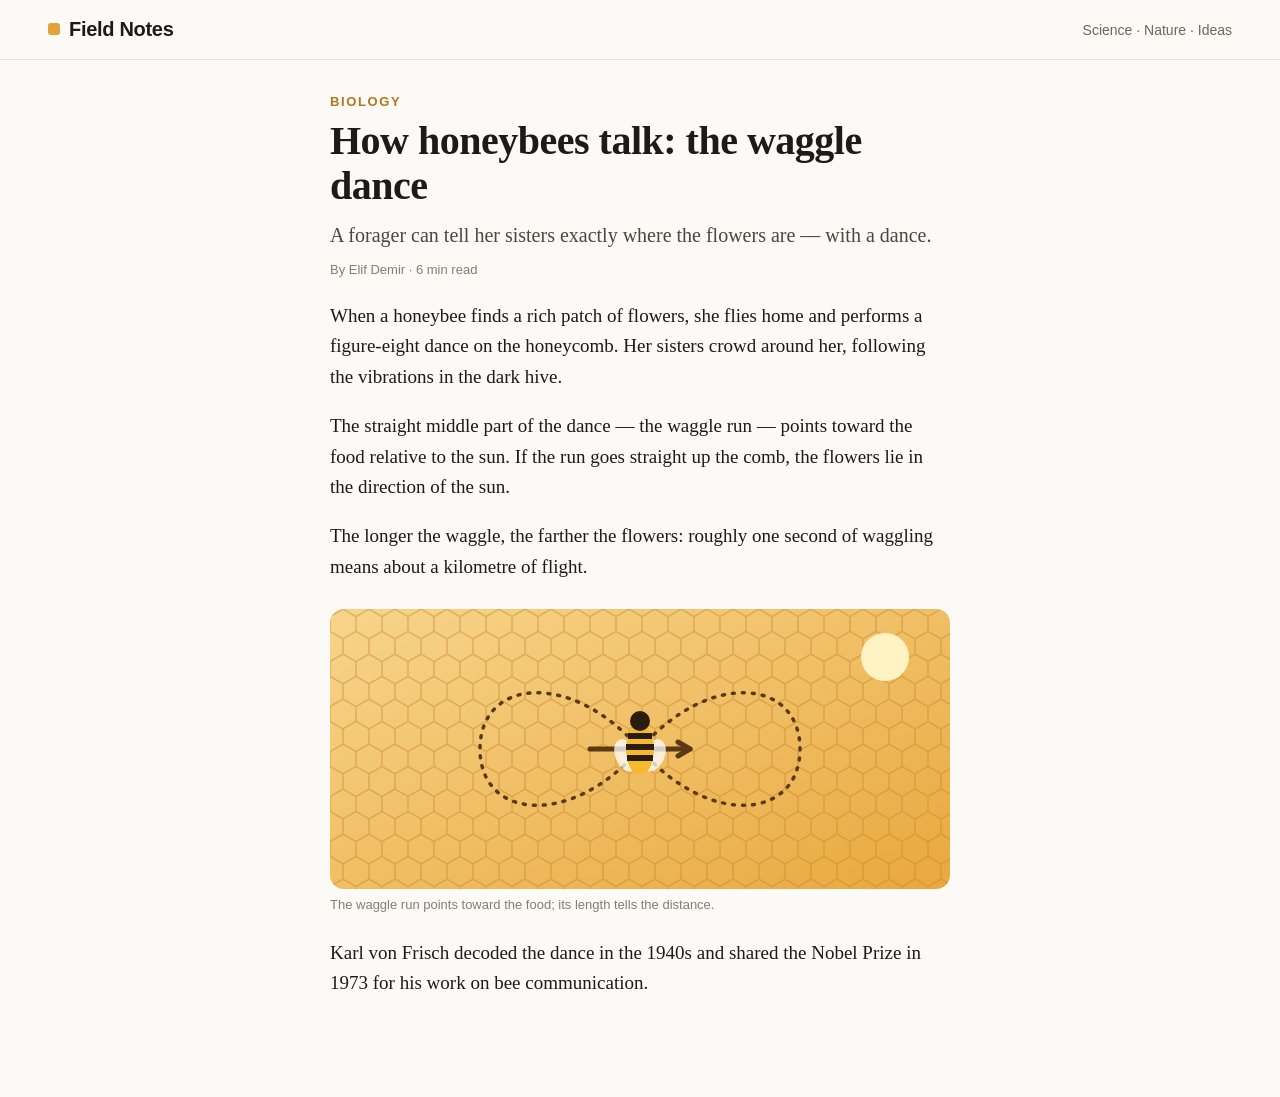
<file: demo/article-en.html>
<!doctype html>
<html lang="en"><head><meta charset="utf-8"><meta name="viewport" content="width=device-width, initial-scale=1">
<meta name="robots" content="noindex"><title>How honeybees talk: the waggle dance — Field Notes</title><link rel="stylesheet" href="article.css"></head>
<body>
<header class="mast"><span class="brand">Field Notes</span><nav>Science · Nature · Ideas</nav></header>
<main class="article">
<p class="kicker">Biology</p>
<h1 id="title">How honeybees talk: the waggle dance</h1>
<p class="dek" id="dek">A forager can tell her sisters exactly where the flowers are — with a dance.</p>
<p class="byline">By Elif Demir · 6 min read</p>
<p class="body" id="p1">When a honeybee finds a rich patch of flowers, she flies home and performs a <span id="hl1">figure-eight dance on the honeycomb</span>. Her sisters crowd around her, following the vibrations in the dark hive.</p>
<p class="body" id="p2">The straight middle part of the dance — <span id="hl2">the waggle run — points toward the food relative to the sun</span>. If the run goes straight up the comb, the flowers lie in the direction of the sun.</p>
<p class="body" id="p3"><span id="hl3">The longer the waggle, the farther the flowers</span>: roughly one second of waggling means about a kilometre of flight.</p>
<figure><img src="bees.svg" alt=""><figcaption>The waggle run points toward the food; its length tells the distance.</figcaption></figure>
<p class="body" id="p4">Karl von Frisch decoded the dance in the 1940s and shared the Nobel Prize in 1973 for his work on bee communication.</p>
</main>
</body></html>
</file>
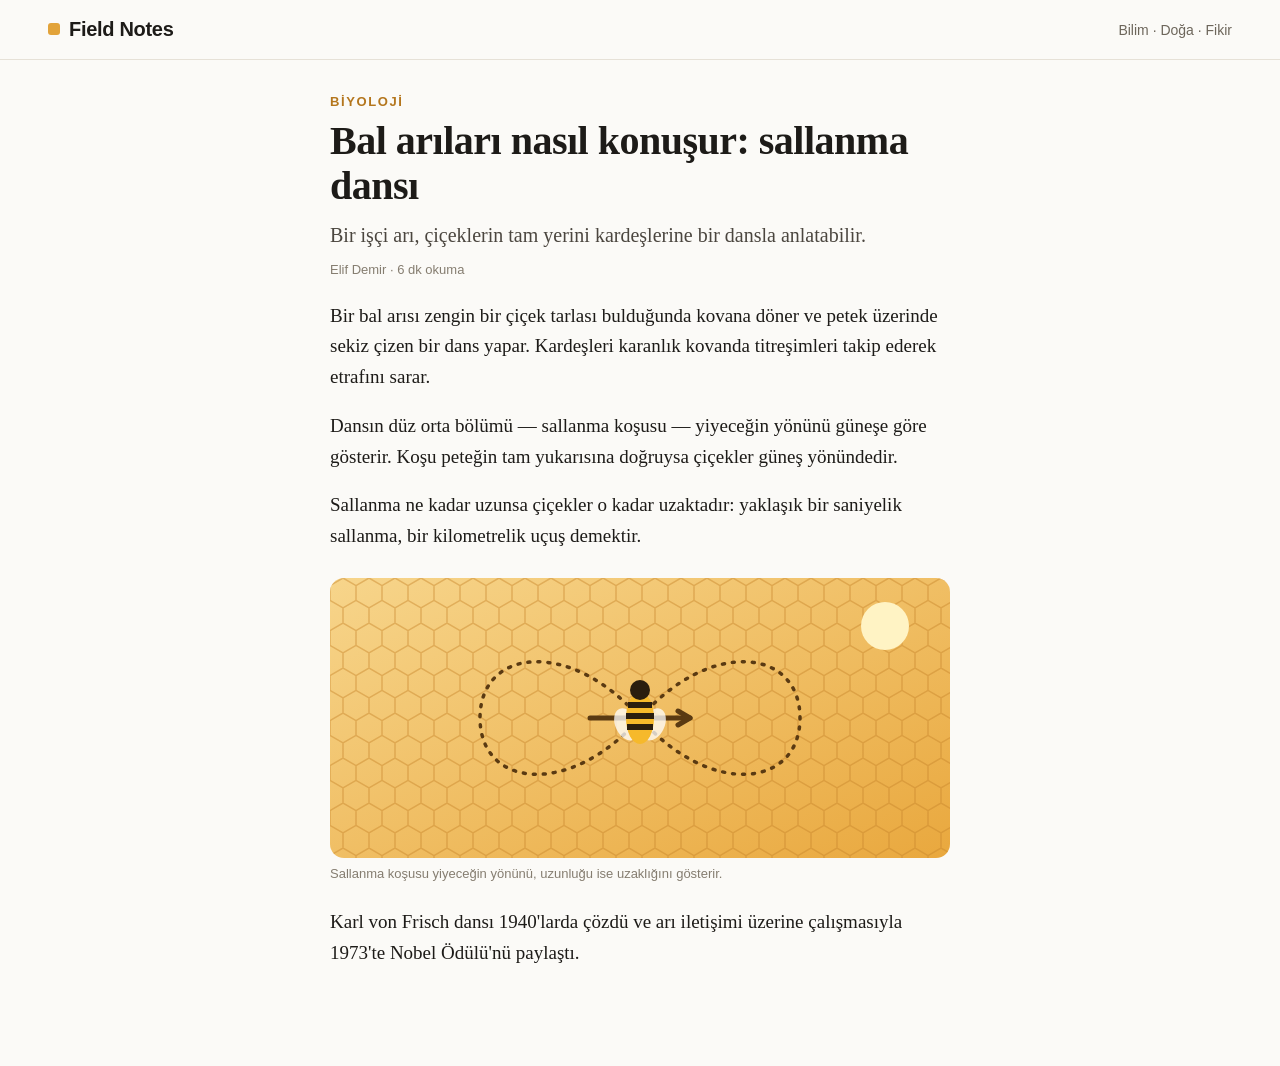
<file: demo/article-tr.html>
<!doctype html>
<html lang="tr"><head><meta charset="utf-8"><meta name="viewport" content="width=device-width, initial-scale=1">
<meta name="robots" content="noindex"><title>Bal arıları nasıl konuşur: sallanma dansı — Saha Notları</title><link rel="stylesheet" href="article.css"></head>
<body>
<header class="mast"><span class="brand">Field Notes</span><nav>Bilim · Doğa · Fikir</nav></header>
<main class="article">
<p class="kicker">Biyoloji</p>
<h1 id="title">Bal arıları nasıl konuşur: sallanma dansı</h1>
<p class="dek" id="dek">Bir işçi arı, çiçeklerin tam yerini kardeşlerine bir dansla anlatabilir.</p>
<p class="byline">Elif Demir · 6 dk okuma</p>
<p class="body" id="p1">Bir bal arısı zengin bir çiçek tarlası bulduğunda kovana döner ve <span id="hl1">petek üzerinde sekiz çizen bir dans</span> yapar. Kardeşleri karanlık kovanda titreşimleri takip ederek etrafını sarar.</p>
<p class="body" id="p2">Dansın düz orta bölümü — <span id="hl2">sallanma koşusu — yiyeceğin yönünü güneşe göre gösterir</span>. Koşu peteğin tam yukarısına doğruysa çiçekler güneş yönündedir.</p>
<p class="body" id="p3"><span id="hl3">Sallanma ne kadar uzunsa çiçekler o kadar uzaktadır</span>: yaklaşık bir saniyelik sallanma, bir kilometrelik uçuş demektir.</p>
<figure><img src="bees.svg" alt=""><figcaption>Sallanma koşusu yiyeceğin yönünü, uzunluğu ise uzaklığını gösterir.</figcaption></figure>
<p class="body" id="p4">Karl von Frisch dansı 1940'larda çözdü ve arı iletişimi üzerine çalışmasıyla 1973'te Nobel Ödülü'nü paylaştı.</p>
</main>
</body></html>
</file>
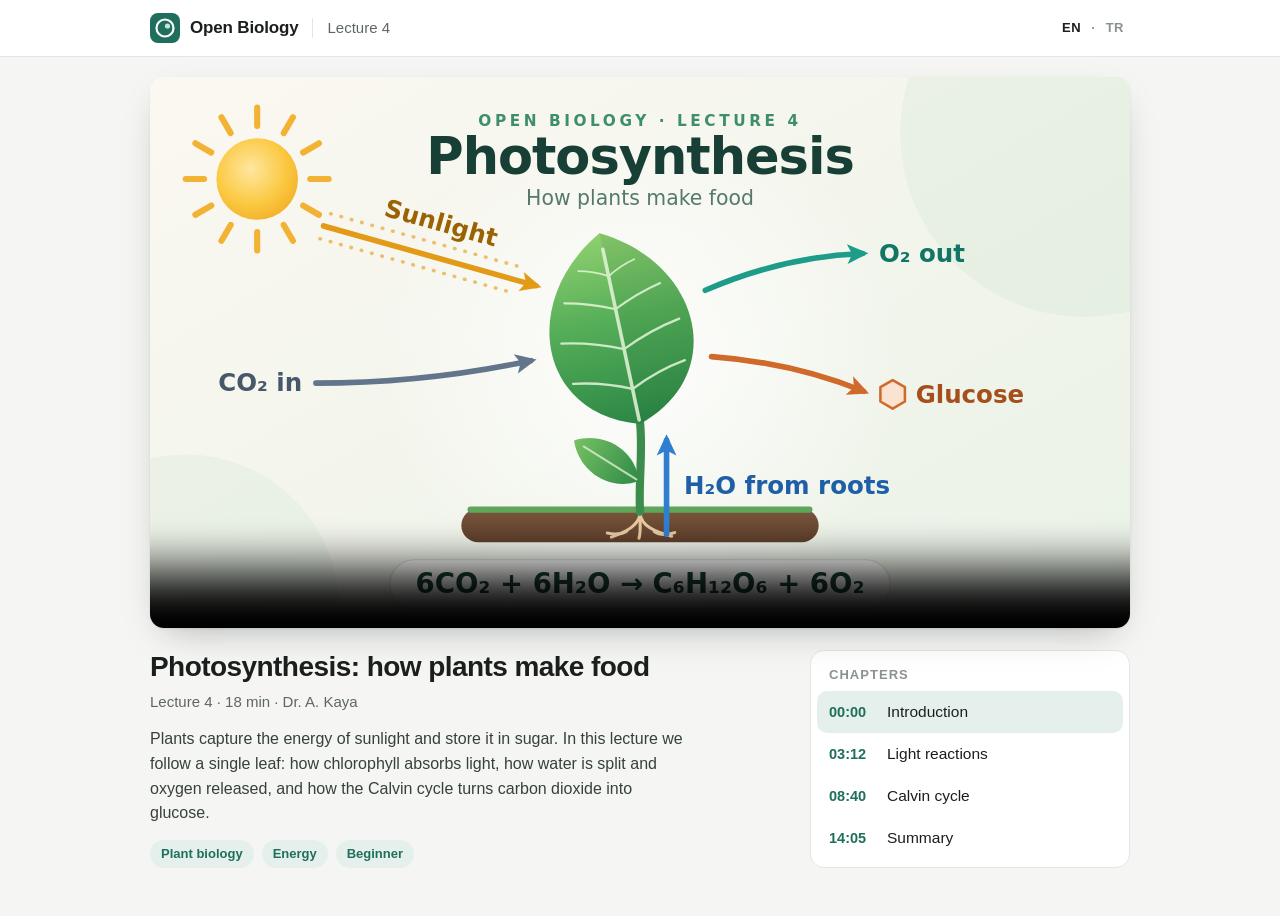
<file: demo/lecture-en.html>
<!doctype html>
<html lang="en">
<head>
  <meta charset="utf-8">
  <meta name="viewport" content="width=device-width, initial-scale=1">
  <meta name="robots" content="noindex, nofollow">
  <meta name="referrer" content="no-referrer">
  <title>Photosynthesis · Lecture 4 · Open Biology</title>
  <meta name="description" content="Demo lecture page for a fictional biology course.">
  <link rel="stylesheet" href="lecture.css">
</head>
<body>
  <header class="topbar">
    <div class="inner">
      <div class="course">
        <svg class="mark" viewBox="0 0 30 30" aria-hidden="true"><rect width="30" height="30" rx="8" fill="#1F6F5C"/><circle cx="15" cy="15" r="8.5" fill="none" stroke="#FFFFFF" stroke-width="2.2"/><circle cx="17.5" cy="13" r="2.6" fill="#BFE6D6"/></svg>
        <span class="course-name">Open Biology</span>
        <span class="divider" aria-hidden="true"></span>
        <span class="lecture-no">Lecture 4</span>
      </div>
      <nav class="lang" aria-label="Language"><span aria-current="true">EN</span> · <a href="lecture-tr.html" lang="tr" hreflang="tr">TR</a></nav>
    </div>
  </header>

  <main>
    <div class="player" style="background-image: url('photosynthesis-en.svg');">
      <video controls preload="none" playsinline poster="photosynthesis-en.svg" aria-label="Lecture video: Photosynthesis"></video>
    </div>

    <div class="info">
      <div>
        <h1>Photosynthesis: how plants make food</h1>
        <p class="meta">Lecture 4 · 18 min · Dr. A. Kaya</p>
        <p class="about">Plants capture the energy of sunlight and store it in sugar. In this lecture we follow a single leaf: how chlorophyll absorbs light, how water is split and oxygen released, and how the Calvin cycle turns carbon dioxide into glucose.</p>
        <ul class="tags" aria-label="Topics">
          <li>Plant biology</li>
          <li>Energy</li>
          <li>Beginner</li>
        </ul>
      </div>
      <section class="chapters" aria-labelledby="chapters-title">
        <h2 id="chapters-title">Chapters</h2>
        <ol>
          <li><time datetime="PT0M0S">00:00</time><span>Introduction</span></li>
          <li><time datetime="PT3M12S">03:12</time><span>Light reactions</span></li>
          <li><time datetime="PT8M40S">08:40</time><span>Calvin cycle</span></li>
          <li><time datetime="PT14M5S">14:05</time><span>Summary</span></li>
        </ol>
      </section>
    </div>
  </main>
</body>
</html>
</file>
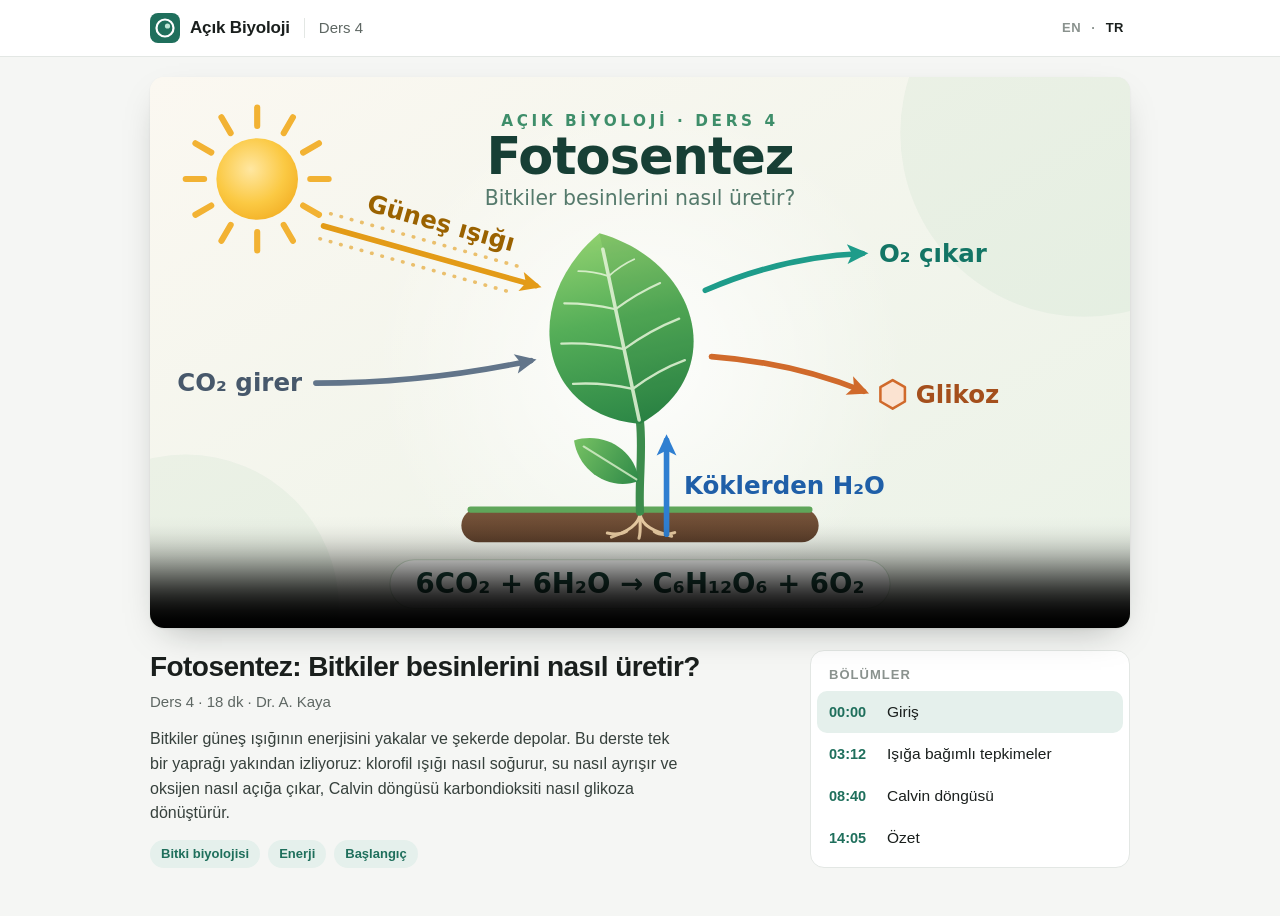
<file: demo/lecture-tr.html>
<!doctype html>
<html lang="tr">
<head>
  <meta charset="utf-8">
  <meta name="viewport" content="width=device-width, initial-scale=1">
  <meta name="robots" content="noindex, nofollow">
  <meta name="referrer" content="no-referrer">
  <title>Fotosentez · Ders 4 · Açık Biyoloji</title>
  <meta name="description" content="Kurgusal bir biyoloji dersi için örnek ders sayfası.">
  <link rel="stylesheet" href="lecture.css">
</head>
<body>
  <header class="topbar">
    <div class="inner">
      <div class="course">
        <svg class="mark" viewBox="0 0 30 30" aria-hidden="true"><rect width="30" height="30" rx="8" fill="#1F6F5C"/><circle cx="15" cy="15" r="8.5" fill="none" stroke="#FFFFFF" stroke-width="2.2"/><circle cx="17.5" cy="13" r="2.6" fill="#BFE6D6"/></svg>
        <span class="course-name">Açık Biyoloji</span>
        <span class="divider" aria-hidden="true"></span>
        <span class="lecture-no">Ders 4</span>
      </div>
      <nav class="lang" aria-label="Dil"><a href="lecture-en.html" lang="en" hreflang="en">EN</a> · <span aria-current="true">TR</span></nav>
    </div>
  </header>

  <main>
    <div class="player" style="background-image: url('photosynthesis-tr.svg');">
      <video controls preload="none" playsinline poster="photosynthesis-tr.svg" aria-label="Ders videosu: Fotosentez"></video>
    </div>

    <div class="info">
      <div>
        <h1>Fotosentez: Bitkiler besinlerini nasıl üretir?</h1>
        <p class="meta">Ders 4 · 18 dk · Dr. A. Kaya</p>
        <p class="about">Bitkiler güneş ışığının enerjisini yakalar ve şekerde depolar. Bu derste tek bir yaprağı yakından izliyoruz: klorofil ışığı nasıl soğurur, su nasıl ayrışır ve oksijen nasıl açığa çıkar, Calvin döngüsü karbondioksiti nasıl glikoza dönüştürür.</p>
        <ul class="tags" aria-label="Konular">
          <li>Bitki biyolojisi</li>
          <li>Enerji</li>
          <li>Başlangıç</li>
        </ul>
      </div>
      <section class="chapters" aria-labelledby="chapters-title">
        <h2 id="chapters-title">Bölümler</h2>
        <ol>
          <li><time datetime="PT0M0S">00:00</time><span>Giriş</span></li>
          <li><time datetime="PT3M12S">03:12</time><span>Işığa bağımlı tepkimeler</span></li>
          <li><time datetime="PT8M40S">08:40</time><span>Calvin döngüsü</span></li>
          <li><time datetime="PT14M5S">14:05</time><span>Özet</span></li>
        </ol>
      </section>
    </div>
  </main>
</body>
</html>
</file>
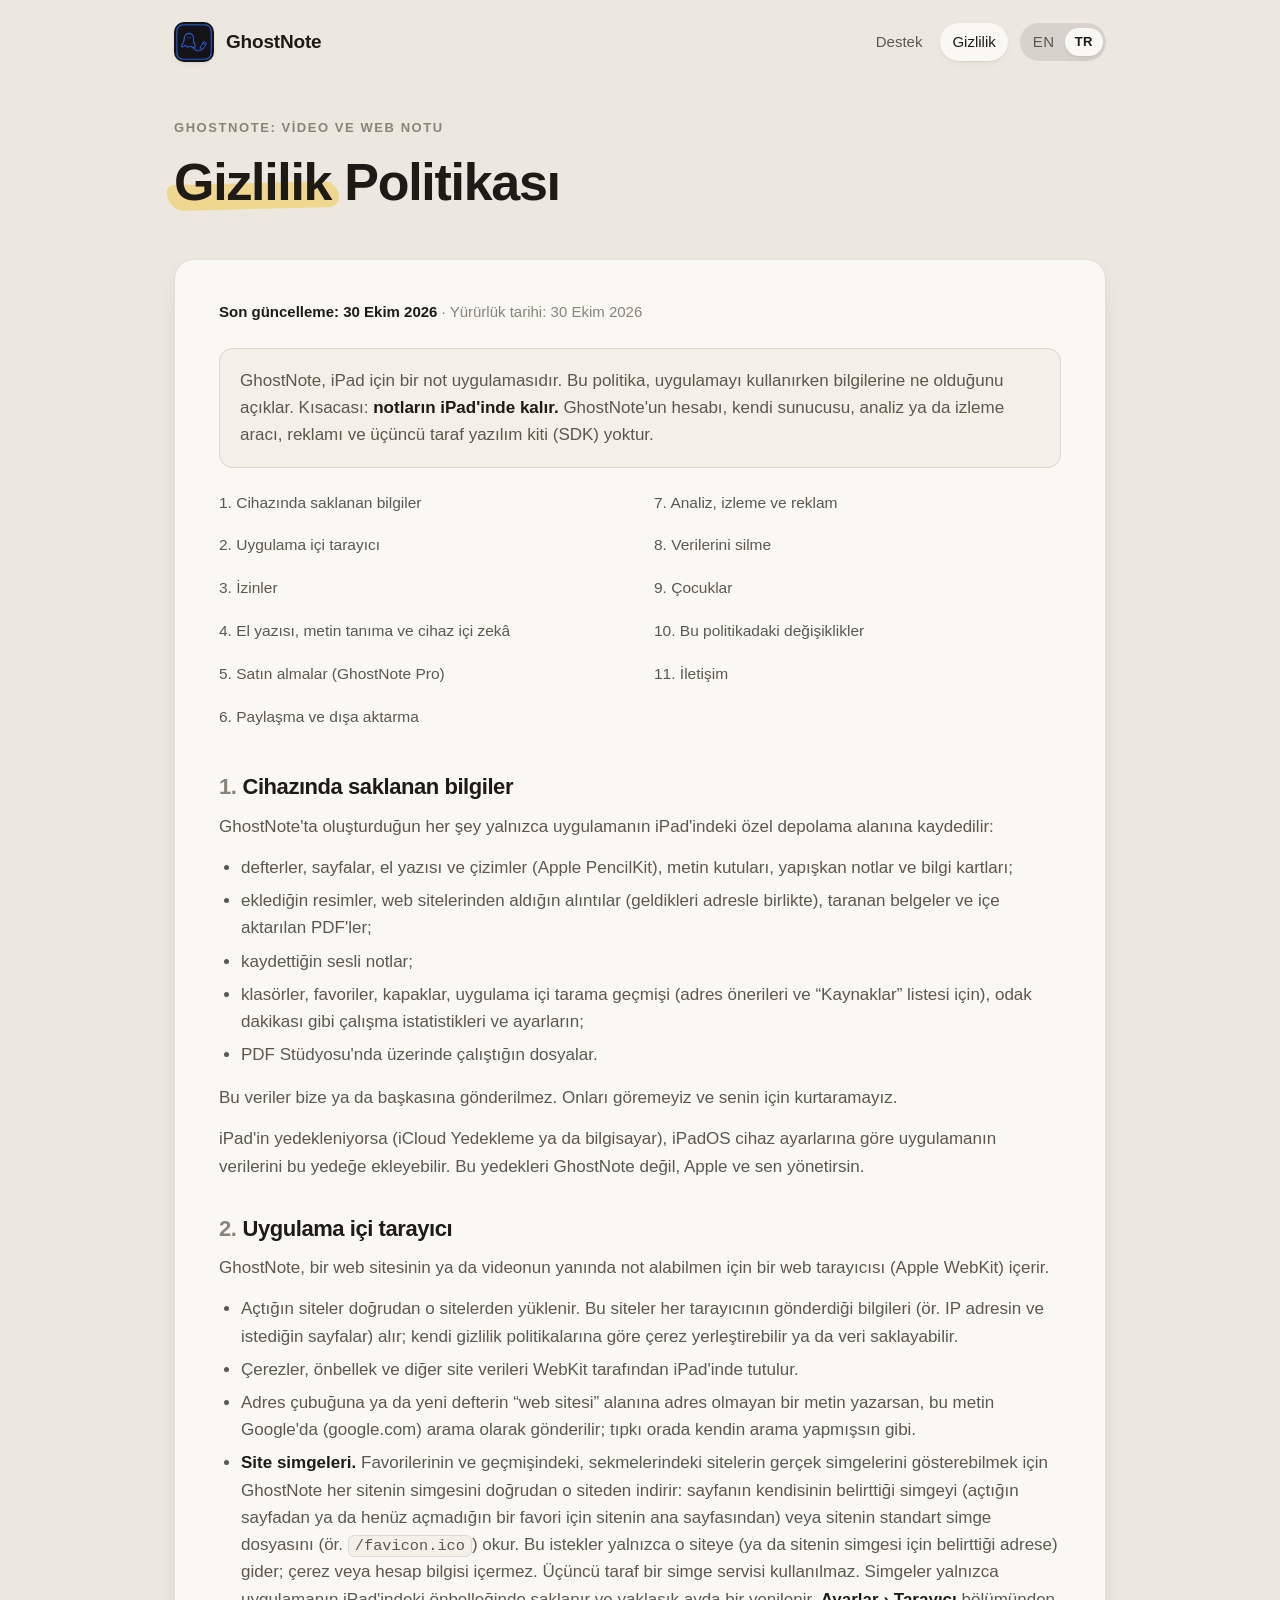
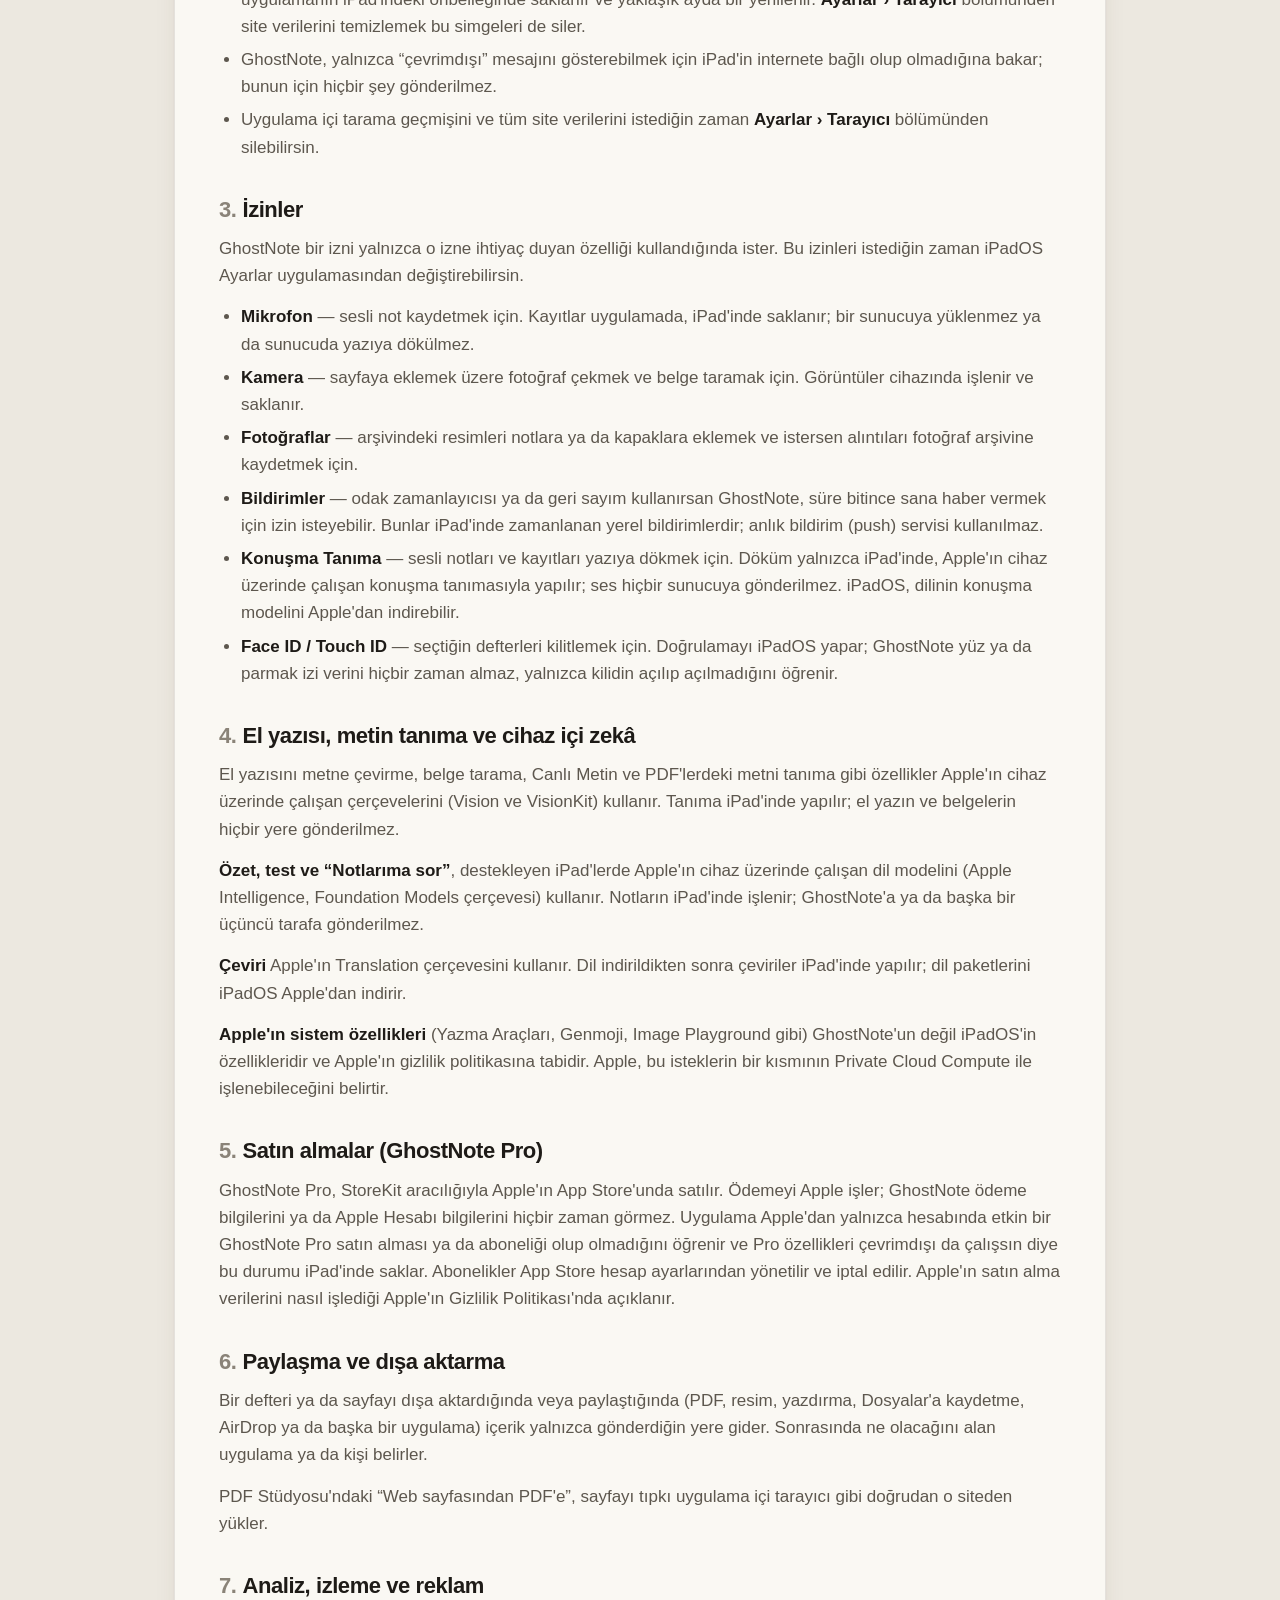
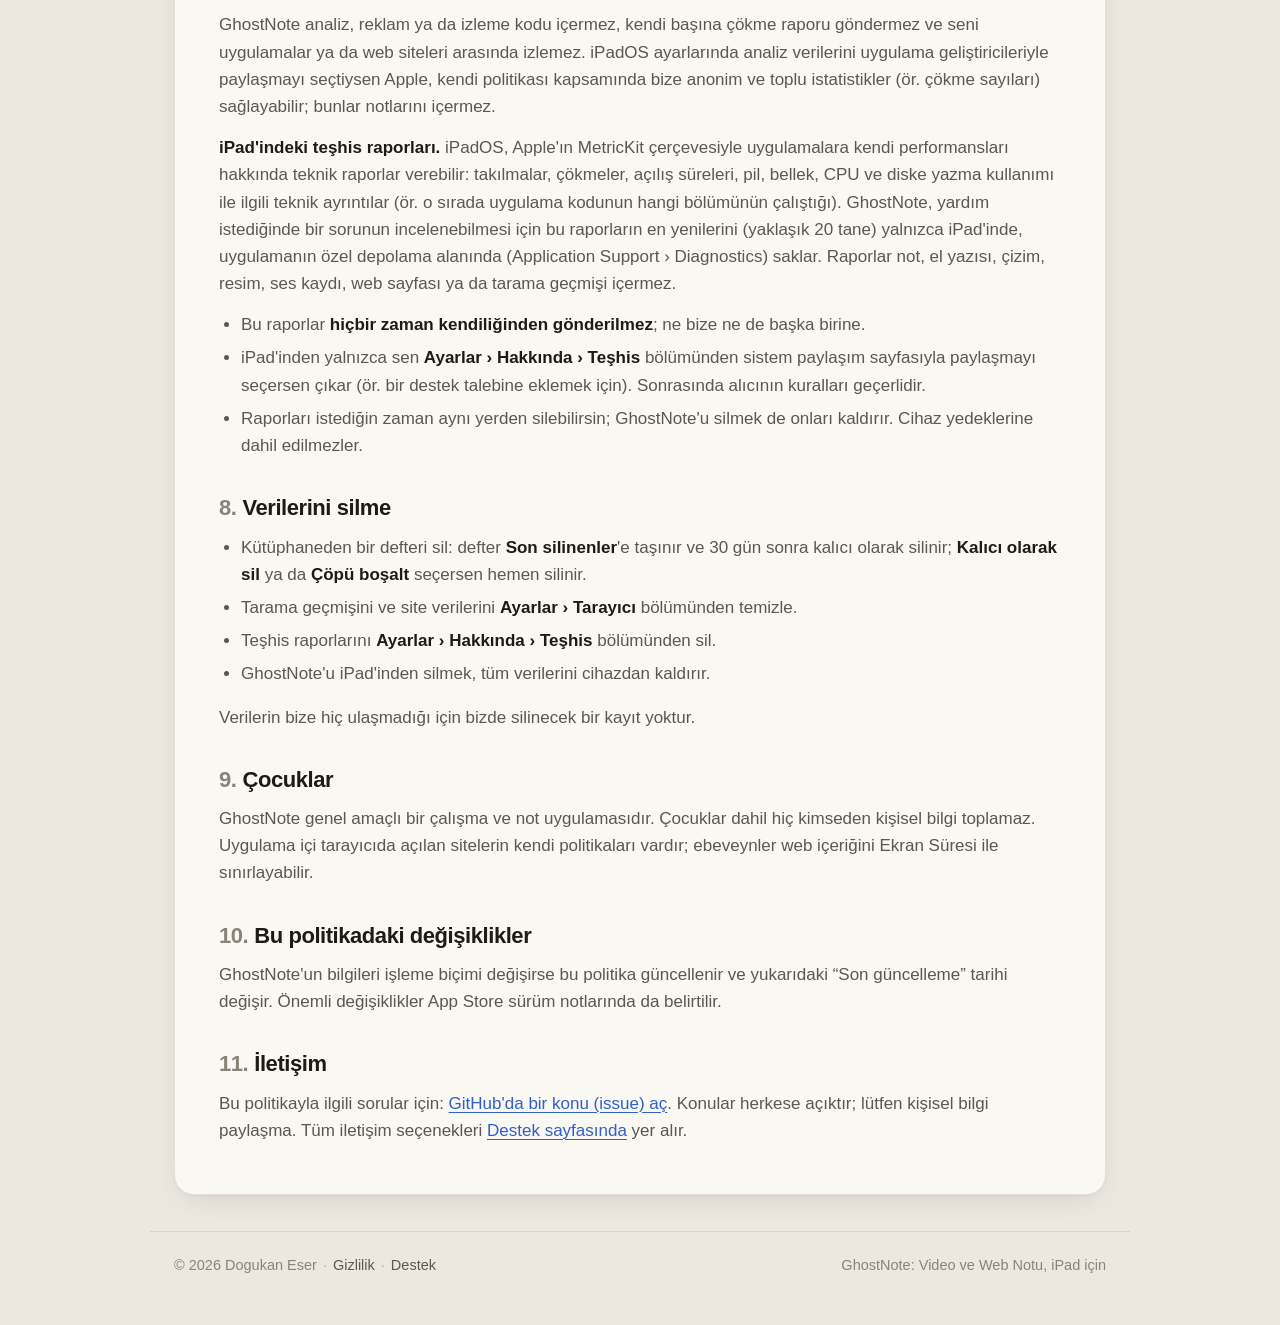
<file: tr/privacy.html>
<!doctype html>
<html lang="tr">
<head>
  <meta charset="utf-8">
  <meta name="viewport" content="width=device-width, initial-scale=1, viewport-fit=cover">
  <title>GhostNote Gizlilik Politikası</title>
  <meta name="description" content="GhostNote gizlilik politikası: notların iPad'inde kalır. Hesap, kendi sunucusu, analiz ya da izleme aracı, reklam ve üçüncü taraf yazılım kiti yok.">
  <meta name="referrer" content="no-referrer">
  <meta name="theme-color" content="#ECE8E0" media="(prefers-color-scheme: light)">
  <meta name="theme-color" content="#0F1012" media="(prefers-color-scheme: dark)">
  <link rel="canonical" href="https://dogukaneeser.github.io/ghostnote/tr/privacy.html">
  <link rel="alternate" hreflang="en" href="https://dogukaneeser.github.io/ghostnote/privacy.html">
  <link rel="alternate" hreflang="tr" href="https://dogukaneeser.github.io/ghostnote/tr/privacy.html">
  <link rel="icon" type="image/png" sizes="64x64" href="../favicon.png">
  <link rel="icon" type="image/png" sizes="1024x1024" href="../icon.png">
  <link rel="apple-touch-icon" href="../apple-touch-icon.png">
  <link rel="stylesheet" href="../style.css">
</head>
<body>
  <header class="site-header">
    <div class="wrap">
      <a class="brand" href="./"><img src="../icon.png" alt="" width="40" height="40">GhostNote</a>
      <nav class="nav" aria-label="Ana menü">
        <a href="./">Destek</a>
        <a href="privacy.html" aria-current="page">Gizlilik</a>
        <span class="lang" aria-label="Dil"><a href="../privacy.html" lang="en" hreflang="en">EN</a><span aria-current="true" lang="tr">TR</span></span>
      </nav>
    </div>
  </header>

  <main>
    <div class="wrap">
      <section class="hero" aria-labelledby="title">
        <p class="eyebrow">GhostNote: Video ve Web Notu</p>
        <h1 id="title"><span class="swash">Gizlilik</span> Politikası</h1>
      </section>

      <article class="card doc" aria-labelledby="title">
        <p class="meta"><strong>Son güncelleme: 30 Ekim 2026</strong> · Yürürlük tarihi: 30 Ekim 2026</p>

        <p class="summary">GhostNote, iPad için bir not uygulamasıdır. Bu politika, uygulamayı kullanırken bilgilerine ne olduğunu açıklar. Kısacası: <strong>notların iPad'inde kalır.</strong> GhostNote'un hesabı, kendi sunucusu, analiz ya da izleme aracı, reklamı ve üçüncü taraf yazılım kiti (SDK) yoktur.</p>

        <nav aria-label="İçindekiler">
          <ol class="toc">
            <li><a href="#device">1. Cihazında saklanan bilgiler</a></li>
            <li><a href="#browser">2. Uygulama içi tarayıcı</a></li>
            <li><a href="#permissions">3. İzinler</a></li>
            <li><a href="#recognition">4. El yazısı, metin tanıma ve cihaz içi zekâ</a></li>
            <li><a href="#purchases">5. Satın almalar (GhostNote Pro)</a></li>
            <li><a href="#sharing">6. Paylaşma ve dışa aktarma</a></li>
            <li><a href="#analytics">7. Analiz, izleme ve reklam</a></li>
            <li><a href="#deleting">8. Verilerini silme</a></li>
            <li><a href="#children">9. Çocuklar</a></li>
            <li><a href="#changes">10. Bu politikadaki değişiklikler</a></li>
            <li><a href="#contact">11. İletişim</a></li>
          </ol>
        </nav>

        <h2 id="device"><span class="num">1.</span>Cihazında saklanan bilgiler</h2>
        <p>GhostNote'ta oluşturduğun her şey yalnızca uygulamanın iPad'indeki özel depolama alanına kaydedilir:</p>
        <ul>
          <li>defterler, sayfalar, el yazısı ve çizimler (Apple PencilKit), metin kutuları, yapışkan notlar ve bilgi kartları;</li>
          <li>eklediğin resimler, web sitelerinden aldığın alıntılar (geldikleri adresle birlikte), taranan belgeler ve içe aktarılan PDF'ler;</li>
          <li>kaydettiğin sesli notlar;</li>
          <li>klasörler, favoriler, kapaklar, uygulama içi tarama geçmişi (adres önerileri ve &ldquo;Kaynaklar&rdquo; listesi için), odak dakikası gibi çalışma istatistikleri ve ayarların;</li>
          <li>PDF Stüdyosu'nda üzerinde çalıştığın dosyalar.</li>
        </ul>
        <p>Bu veriler bize ya da başkasına gönderilmez. Onları göremeyiz ve senin için kurtaramayız.</p>
        <p>iPad'in yedekleniyorsa (iCloud Yedekleme ya da bilgisayar), iPadOS cihaz ayarlarına göre uygulamanın verilerini bu yedeğe ekleyebilir. Bu yedekleri GhostNote değil, Apple ve sen yönetirsin.</p>

        <h2 id="browser"><span class="num">2.</span>Uygulama içi tarayıcı</h2>
        <p>GhostNote, bir web sitesinin ya da videonun yanında not alabilmen için bir web tarayıcısı (Apple WebKit) içerir.</p>
        <ul>
          <li>Açtığın siteler doğrudan o sitelerden yüklenir. Bu siteler her tarayıcının gönderdiği bilgileri (ör. IP adresin ve istediğin sayfalar) alır; kendi gizlilik politikalarına göre çerez yerleştirebilir ya da veri saklayabilir.</li>
          <li>Çerezler, önbellek ve diğer site verileri WebKit tarafından iPad'inde tutulur.</li>
          <li>Adres çubuğuna ya da yeni defterin &ldquo;web sitesi&rdquo; alanına adres olmayan bir metin yazarsan, bu metin Google'da (google.com) arama olarak gönderilir; tıpkı orada kendin arama yapmışsın gibi.</li>
          <li><strong>Site simgeleri.</strong> Favorilerinin ve geçmişindeki, sekmelerindeki sitelerin gerçek simgelerini gösterebilmek için GhostNote her sitenin simgesini doğrudan o siteden indirir: sayfanın kendisinin belirttiği simgeyi (açtığın sayfadan ya da henüz açmadığın bir favori için sitenin ana sayfasından) veya sitenin standart simge dosyasını (ör. <code>/favicon.ico</code>) okur. Bu istekler yalnızca o siteye (ya da sitenin simgesi için belirttiği adrese) gider; çerez veya hesap bilgisi içermez. Üçüncü taraf bir simge servisi kullanılmaz. Simgeler yalnızca uygulamanın iPad'indeki önbelleğinde saklanır ve yaklaşık ayda bir yenilenir. <strong>Ayarlar › Tarayıcı</strong> bölümünden site verilerini temizlemek bu simgeleri de siler.</li>
          <li>GhostNote, yalnızca &ldquo;çevrimdışı&rdquo; mesajını gösterebilmek için iPad'in internete bağlı olup olmadığına bakar; bunun için hiçbir şey gönderilmez.</li>
          <li>Uygulama içi tarama geçmişini ve tüm site verilerini istediğin zaman <strong>Ayarlar › Tarayıcı</strong> bölümünden silebilirsin.</li>
        </ul>

        <h2 id="permissions"><span class="num">3.</span>İzinler</h2>
        <p>GhostNote bir izni yalnızca o izne ihtiyaç duyan özelliği kullandığında ister. Bu izinleri istediğin zaman iPadOS Ayarlar uygulamasından değiştirebilirsin.</p>
        <ul>
          <li><strong>Mikrofon</strong> — sesli not kaydetmek için. Kayıtlar uygulamada, iPad'inde saklanır; bir sunucuya yüklenmez ya da sunucuda yazıya dökülmez.</li>
          <li><strong>Kamera</strong> — sayfaya eklemek üzere fotoğraf çekmek ve belge taramak için. Görüntüler cihazında işlenir ve saklanır.</li>
          <li><strong>Fotoğraflar</strong> — arşivindeki resimleri notlara ya da kapaklara eklemek ve istersen alıntıları fotoğraf arşivine kaydetmek için.</li>
          <li><strong>Bildirimler</strong> — odak zamanlayıcısı ya da geri sayım kullanırsan GhostNote, süre bitince sana haber vermek için izin isteyebilir. Bunlar iPad'inde zamanlanan yerel bildirimlerdir; anlık bildirim (push) servisi kullanılmaz.</li>
          <li><strong>Konuşma Tanıma</strong> — sesli notları ve kayıtları yazıya dökmek için. Döküm yalnızca iPad'inde, Apple'ın cihaz üzerinde çalışan konuşma tanımasıyla yapılır; ses hiçbir sunucuya gönderilmez. iPadOS, dilinin konuşma modelini Apple'dan indirebilir.</li>
          <li><strong>Face ID / Touch ID</strong> — seçtiğin defterleri kilitlemek için. Doğrulamayı iPadOS yapar; GhostNote yüz ya da parmak izi verini hiçbir zaman almaz, yalnızca kilidin açılıp açılmadığını öğrenir.</li>
        </ul>

        <h2 id="recognition"><span class="num">4.</span>El yazısı, metin tanıma ve cihaz içi zekâ</h2>
        <p>El yazısını metne çevirme, belge tarama, Canlı Metin ve PDF'lerdeki metni tanıma gibi özellikler Apple'ın cihaz üzerinde çalışan çerçevelerini (Vision ve VisionKit) kullanır. Tanıma iPad'inde yapılır; el yazın ve belgelerin hiçbir yere gönderilmez.</p>
        <p><strong>Özet, test ve “Notlarıma sor”</strong>, destekleyen iPad'lerde Apple'ın cihaz üzerinde çalışan dil modelini (Apple Intelligence, Foundation Models çerçevesi) kullanır. Notların iPad'inde işlenir; GhostNote'a ya da başka bir üçüncü tarafa gönderilmez.</p>
        <p><strong>Çeviri</strong> Apple'ın Translation çerçevesini kullanır. Dil indirildikten sonra çeviriler iPad'inde yapılır; dil paketlerini iPadOS Apple'dan indirir.</p>
        <p><strong>Apple'ın sistem özellikleri</strong> (Yazma Araçları, Genmoji, Image Playground gibi) GhostNote'un değil iPadOS'in özellikleridir ve Apple'ın gizlilik politikasına tabidir. Apple, bu isteklerin bir kısmının Private Cloud Compute ile işlenebileceğini belirtir.</p>

        <h2 id="purchases"><span class="num">5.</span>Satın almalar (GhostNote Pro)</h2>
        <p>GhostNote Pro, StoreKit aracılığıyla Apple'ın App Store'unda satılır. Ödemeyi Apple işler; GhostNote ödeme bilgilerini ya da Apple Hesabı bilgilerini hiçbir zaman görmez. Uygulama Apple'dan yalnızca hesabında etkin bir GhostNote Pro satın alması ya da aboneliği olup olmadığını öğrenir ve Pro özellikleri çevrimdışı da çalışsın diye bu durumu iPad'inde saklar. Abonelikler App Store hesap ayarlarından yönetilir ve iptal edilir. Apple'ın satın alma verilerini nasıl işlediği Apple'ın Gizlilik Politikası'nda açıklanır.</p>

        <h2 id="sharing"><span class="num">6.</span>Paylaşma ve dışa aktarma</h2>
        <p>Bir defteri ya da sayfayı dışa aktardığında veya paylaştığında (PDF, resim, yazdırma, Dosyalar'a kaydetme, AirDrop ya da başka bir uygulama) içerik yalnızca gönderdiğin yere gider. Sonrasında ne olacağını alan uygulama ya da kişi belirler.</p>
        <p>PDF Stüdyosu'ndaki “Web sayfasından PDF'e”, sayfayı tıpkı uygulama içi tarayıcı gibi doğrudan o siteden yükler.</p>

        <h2 id="analytics"><span class="num">7.</span>Analiz, izleme ve reklam</h2>
        <p>GhostNote analiz, reklam ya da izleme kodu içermez, kendi başına çökme raporu göndermez ve seni uygulamalar ya da web siteleri arasında izlemez. iPadOS ayarlarında analiz verilerini uygulama geliştiricileriyle paylaşmayı seçtiysen Apple, kendi politikası kapsamında bize anonim ve toplu istatistikler (ör. çökme sayıları) sağlayabilir; bunlar notlarını içermez.</p>
        <p><strong>iPad'indeki teşhis raporları.</strong> iPadOS, Apple'ın MetricKit çerçevesiyle uygulamalara kendi performansları hakkında teknik raporlar verebilir: takılmalar, çökmeler, açılış süreleri, pil, bellek, CPU ve diske yazma kullanımı ile ilgili teknik ayrıntılar (ör. o sırada uygulama kodunun hangi bölümünün çalıştığı). GhostNote, yardım istediğinde bir sorunun incelenebilmesi için bu raporların en yenilerini (yaklaşık 20 tane) yalnızca iPad'inde, uygulamanın özel depolama alanında (Application Support › Diagnostics) saklar. Raporlar not, el yazısı, çizim, resim, ses kaydı, web sayfası ya da tarama geçmişi içermez.</p>
        <ul>
          <li>Bu raporlar <strong>hiçbir zaman kendiliğinden gönderilmez</strong>; ne bize ne de başka birine.</li>
          <li>iPad'inden yalnızca sen <strong>Ayarlar › Hakkında › Teşhis</strong> bölümünden sistem paylaşım sayfasıyla paylaşmayı seçersen çıkar (ör. bir destek talebine eklemek için). Sonrasında alıcının kuralları geçerlidir.</li>
          <li>Raporları istediğin zaman aynı yerden silebilirsin; GhostNote'u silmek de onları kaldırır. Cihaz yedeklerine dahil edilmezler.</li>
        </ul>

        <h2 id="deleting"><span class="num">8.</span>Verilerini silme</h2>
        <ul>
          <li>Kütüphaneden bir defteri sil: defter <strong>Son silinenler</strong>'e taşınır ve 30 gün sonra kalıcı olarak silinir; <strong>Kalıcı olarak sil</strong> ya da <strong>Çöpü boşalt</strong> seçersen hemen silinir.</li>
          <li>Tarama geçmişini ve site verilerini <strong>Ayarlar › Tarayıcı</strong> bölümünden temizle.</li>
          <li>Teşhis raporlarını <strong>Ayarlar › Hakkında › Teşhis</strong> bölümünden sil.</li>
          <li>GhostNote'u iPad'inden silmek, tüm verilerini cihazdan kaldırır.</li>
        </ul>
        <p>Verilerin bize hiç ulaşmadığı için bizde silinecek bir kayıt yoktur.</p>

        <h2 id="children"><span class="num">9.</span>Çocuklar</h2>
        <p>GhostNote genel amaçlı bir çalışma ve not uygulamasıdır. Çocuklar dahil hiç kimseden kişisel bilgi toplamaz. Uygulama içi tarayıcıda açılan sitelerin kendi politikaları vardır; ebeveynler web içeriğini Ekran Süresi ile sınırlayabilir.</p>

        <h2 id="changes"><span class="num">10.</span>Bu politikadaki değişiklikler</h2>
        <p>GhostNote'un bilgileri işleme biçimi değişirse bu politika güncellenir ve yukarıdaki &ldquo;Son güncelleme&rdquo; tarihi değişir. Önemli değişiklikler App Store sürüm notlarında da belirtilir.</p>

        <h2 id="contact"><span class="num">11.</span>İletişim</h2>
        <p>Bu politikayla ilgili sorular için: <a href="https://github.com/dogukaneeser/ghostnote/issues/new">GitHub'da bir konu (issue) aç</a>. Konular herkese açıktır; lütfen kişisel bilgi paylaşma. Tüm iletişim seçenekleri <a href="./#contact">Destek sayfasında</a> yer alır.</p>
      </article>
    </div>
  </main>

  <footer class="site-footer">
    <div class="wrap">
      <span>© 2026 Dogukan Eser<span class="sep">·</span><a href="privacy.html">Gizlilik</a><span class="sep">·</span><a href="./">Destek</a></span>
      <span>GhostNote: Video ve Web Notu, iPad için</span>
    </div>
  </footer>
</body>
</html>
</file>
<file: style.css>
/* GhostNote support site: "paper and ink". System fonts only, no external resources. */

:root {
  --desk: #ECE8E0;
  --card: #FAF8F3;
  --card-2: #F3F0E8;
  --ink: #1E1B17;
  --ink-2: #5D574E;
  --ink-3: #8A8378;
  --accent: #2F5FC9;
  --accent-ink: #FFFFFF;
  --link: #2F5FC9;
  --hl: rgba(242, 194, 48, 0.45);
  --line: rgba(30, 27, 23, 0.10);
  --line-strong: rgba(30, 27, 23, 0.16);
  --shadow: 0 1px 2px rgba(74, 56, 28, 0.06), 0 10px 30px -12px rgba(74, 56, 28, 0.18);
  --shadow-sm: 0 1px 2px rgba(74, 56, 28, 0.06), 0 4px 12px -6px rgba(74, 56, 28, 0.14);
  --radius: 20px;
  --radius-sm: 14px;
  --sans: -apple-system, BlinkMacSystemFont, "SF Pro Text", "SF Pro", "Helvetica Neue", Helvetica, Arial, sans-serif;
  --display: -apple-system, BlinkMacSystemFont, "SF Pro Display", "SF Pro", "Helvetica Neue", Helvetica, Arial, sans-serif;
  color-scheme: light dark;
}

@media (prefers-color-scheme: dark) {
  :root {
    --desk: #0F1012;
    --card: #202125;
    --card-2: #18191C;
    --ink: #EDEEF0;
    --ink-2: #B2B4BA;
    --ink-3: #8C8F96;
    --accent: #4A78DD;
    --accent-ink: #FFFFFF;
    --link: #86A8F2;
    --hl: rgba(255, 198, 26, 0.38);
    --line: rgba(237, 238, 240, 0.09);
    --line-strong: rgba(237, 238, 240, 0.16);
    --shadow: 0 1px 2px rgba(0, 0, 0, 0.4), 0 12px 32px -14px rgba(0, 0, 0, 0.7);
    --shadow-sm: 0 1px 2px rgba(0, 0, 0, 0.35), 0 4px 12px -6px rgba(0, 0, 0, 0.6);
  }
}

*, *::before, *::after { box-sizing: border-box; }

html { -webkit-text-size-adjust: 100%; text-size-adjust: 100%; }

body {
  margin: 0;
  background: var(--desk);
  color: var(--ink);
  font-family: var(--sans);
  font-size: 17px;
  line-height: 1.6;
  -webkit-font-smoothing: antialiased;
  text-rendering: optimizeLegibility;
}

a { color: var(--link); text-decoration-thickness: 1px; text-underline-offset: 3px; }
a:hover { text-decoration-thickness: 2px; }
a:focus-visible, summary:focus-visible, .btn:focus-visible {
  outline: 3px solid var(--accent);
  outline-offset: 3px;
  border-radius: 8px;
}

.wrap { width: 100%; max-width: 980px; margin: 0 auto; padding: 0 24px; }

/* ---------- Header ---------- */
.site-header { padding: 22px 0 8px; }
.site-header .wrap { display: flex; align-items: center; justify-content: space-between; gap: 16px; flex-wrap: wrap; }
.brand { display: inline-flex; align-items: center; gap: 12px; color: var(--ink); text-decoration: none; font-weight: 700; font-size: 19px; letter-spacing: -0.01em; }
.brand img { width: 40px; height: 40px; border-radius: 10px; box-shadow: var(--shadow-sm); }
.nav { display: flex; align-items: center; gap: 6px; flex-wrap: wrap; }
.nav a { color: var(--ink-2); text-decoration: none; font-size: 15px; font-weight: 500; padding: 7px 12px; border-radius: 999px; }
.nav a:hover { color: var(--ink); background: var(--line); }
.nav a[aria-current="page"] { color: var(--ink); background: var(--card); box-shadow: var(--shadow-sm); }
.lang { display: inline-flex; align-items: center; margin-left: 6px; padding: 3px; border-radius: 999px; background: var(--line); font-size: 13px; font-weight: 600; letter-spacing: 0.04em; }
.lang a, .lang span { padding: 4px 10px; border-radius: 999px; text-decoration: none; color: var(--ink-2); }
.lang a:hover { color: var(--ink); background: transparent; }
.lang [aria-current="true"] { background: var(--card); color: var(--ink); box-shadow: var(--shadow-sm); }

/* ---------- Hero ---------- */
.hero { padding: 48px 0 28px; }
.eyebrow { margin: 0 0 14px; font-size: 13px; font-weight: 700; letter-spacing: 0.12em; text-transform: uppercase; color: var(--ink-3); }
h1 {
  margin: 0 0 20px;
  font-family: var(--display);
  font-size: clamp(1.75rem, 1rem + 4.2vw, 3.25rem);
  line-height: 1.12;
  letter-spacing: -0.025em;
  font-weight: 750;
  max-width: 20ch;
}
.swash { position: relative; z-index: 0; white-space: nowrap; }
.swash::after {
  content: "";
  position: absolute;
  z-index: -1;
  left: -0.14em;
  right: -0.14em;
  bottom: 0.04em;
  height: 0.5em;
  background: var(--hl);
  border-radius: 0.22em 0.5em 0.3em 0.55em;
  transform: rotate(-1.4deg);
}
.lead { margin: 0; max-width: 62ch; font-size: 19px; line-height: 1.6; color: var(--ink-2); }
.lead strong { color: var(--ink); font-weight: 600; }
.chips { display: flex; flex-wrap: wrap; gap: 8px; margin: 24px 0 0; padding: 0; list-style: none; }
.chips li { font-size: 14px; font-weight: 500; color: var(--ink-2); background: var(--card); border: 1px solid var(--line); border-radius: 999px; padding: 6px 13px; box-shadow: var(--shadow-sm); }

/* ---------- Sections & cards ---------- */
section { padding: 24px 0; }
h2 { margin: 0 0 18px; font-family: var(--display); font-size: clamp(1.4rem, 1.1rem + 1.2vw, 1.85rem); line-height: 1.2; letter-spacing: -0.02em; font-weight: 700; }
h3 { margin: 0 0 6px; font-size: 18px; line-height: 1.35; letter-spacing: -0.01em; font-weight: 650; }
.card { background: var(--card); border: 1px solid var(--line); border-radius: var(--radius); box-shadow: var(--shadow); }

.features { display: grid; grid-template-columns: repeat(3, minmax(0, 1fr)); gap: 16px; margin: 0; padding: 0; list-style: none; }
.feature { padding: 22px 22px 20px; }
.feature p { margin: 0; color: var(--ink-2); font-size: 15.5px; line-height: 1.55; }
.feature .icon { display: inline-grid; place-items: center; width: 40px; height: 40px; margin-bottom: 14px; border-radius: 12px; background: var(--card-2); border: 1px solid var(--line); color: var(--accent); }
.feature .icon svg { width: 22px; height: 22px; }

/* ---------- FAQ ---------- */
.faq { padding: 6px 0; }
.faq details { border-top: 1px solid var(--line); }
.faq details:first-child { border-top: 0; }
.faq summary {
  list-style: none;
  cursor: pointer;
  display: flex;
  align-items: center;
  justify-content: space-between;
  gap: 16px;
  padding: 18px 24px;
  font-weight: 600;
  font-size: 17px;
  line-height: 1.4;
}
.faq summary::-webkit-details-marker { display: none; }
.faq summary::after {
  content: "";
  flex: none;
  width: 11px;
  height: 11px;
  margin-right: 4px;
  border-right: 2px solid var(--ink-3);
  border-bottom: 2px solid var(--ink-3);
  transform: translateY(-3px) rotate(45deg);
  transition: transform 0.2s ease;
}
.faq details[open] summary::after { transform: translateY(2px) rotate(-135deg); }
.faq summary:hover { color: var(--accent); }
.faq .answer { padding: 0 24px 20px; color: var(--ink-2); }
.faq .answer p { margin: 0 0 12px; }
.faq .answer p:last-child, .faq .answer ul:last-child, .faq .answer ol:last-child { margin-bottom: 0; }
.faq .answer ul, .faq .answer ol { margin: 0 0 12px; padding-left: 22px; }
.faq .answer li { margin: 4px 0; }
.faq .answer strong { color: var(--ink); font-weight: 600; }
.path { font-weight: 600; color: var(--ink); white-space: nowrap; }

.plans { display: grid; grid-template-columns: 1fr 1fr; gap: 12px; margin: 4px 0 14px; }
.plan { padding: 16px 18px; border-radius: var(--radius-sm); background: var(--card-2); border: 1px solid var(--line); }
.plan h4 { margin: 0 0 6px; font-size: 15px; letter-spacing: 0.06em; text-transform: uppercase; color: var(--ink); }
.plan ul { margin: 0; padding-left: 18px; font-size: 15.5px; }

/* ---------- Contact ---------- */
.contact { padding: 28px 28px 26px; display: grid; grid-template-columns: 1.4fr 1fr; gap: 28px; align-items: start; }
.contact h2 { margin-bottom: 10px; }
.contact p { margin: 0 0 12px; color: var(--ink-2); }
.contact .actions { display: flex; flex-direction: column; gap: 10px; }
.btn { display: inline-flex; align-items: center; justify-content: center; gap: 8px; padding: 13px 18px; border-radius: 999px; font-weight: 600; font-size: 16px; text-decoration: none; text-align: center; }
.btn-primary { background: var(--accent); color: var(--accent-ink); box-shadow: var(--shadow-sm); }
.btn-primary:hover { filter: brightness(1.06); }
.btn-ghost { background: transparent; color: var(--ink); border: 1px solid var(--line-strong); }
.btn-ghost:hover { background: var(--line); }
.note { font-size: 14.5px; line-height: 1.55; color: var(--ink-3); }

/* ---------- Policy (long text) ---------- */
.doc { padding: 40px 44px 36px; }
.doc .meta { margin: 0 0 24px; color: var(--ink-3); font-size: 15px; }
.summary { margin: 0 0 28px; padding: 18px 20px; border-radius: var(--radius-sm); background: var(--card-2); border: 1px solid var(--line); color: var(--ink-2); }
.summary strong { color: var(--ink); }
.toc { margin: 0 0 32px; padding: 0; list-style: none; display: grid; grid-template-columns: 1fr 1fr; grid-template-rows: repeat(6, auto); grid-auto-flow: column; column-gap: 28px; font-size: 15.5px; }
.toc li { padding: 3px 0; }
.toc a { color: var(--ink-2); text-decoration: none; }
.toc a:hover { color: var(--link); text-decoration: underline; }
.doc h2 { margin: 36px 0 12px; font-size: 22px; scroll-margin-top: 20px; }
.doc h2 .num { color: var(--ink-3); font-weight: 600; margin-right: 6px; }
.doc h3 { margin: 22px 0 8px; font-size: 17px; }
.doc p, .doc li { color: var(--ink-2); }
.doc p { margin: 0 0 14px; }
.doc ul { margin: 0 0 16px; padding-left: 22px; }
.doc li { margin: 6px 0; }
.doc strong { color: var(--ink); font-weight: 600; }
.doc code { font-family: ui-monospace, "SF Mono", Menlo, Consolas, monospace; font-size: 0.9em; padding: 1px 6px; border-radius: 6px; background: var(--card-2); border: 1px solid var(--line); }
.doc hr { border: 0; border-top: 1px solid var(--line); margin: 32px 0; }

/* ---------- Footer ---------- */
.site-footer { padding: 36px 0 48px; color: var(--ink-3); font-size: 14.5px; }
.site-footer .wrap { display: flex; flex-wrap: wrap; justify-content: space-between; gap: 10px 20px; border-top: 1px solid var(--line); padding-top: 22px; }
.site-footer a { color: var(--ink-2); text-decoration: none; }
.site-footer a:hover { color: var(--link); text-decoration: underline; }
.site-footer .sep { margin: 0 6px; opacity: 0.6; }

/* ---------- Responsive ---------- */
@media (max-width: 860px) {
  .features { grid-template-columns: repeat(2, minmax(0, 1fr)); }
  .contact { grid-template-columns: 1fr; gap: 18px; }
}
@media (max-width: 600px) {
  body { font-size: 16px; }
  .wrap { padding: 0 16px; }
  .site-header { padding-top: 16px; }
  .brand img { width: 34px; height: 34px; border-radius: 8px; }
  .nav { gap: 2px; }
  .nav a { padding: 6px 10px; }
  .hero { padding: 30px 0 18px; }
  .lead { font-size: 17px; }
  .features { grid-template-columns: 1fr; }
  .plans { grid-template-columns: 1fr; }
  .faq summary { padding: 16px 18px; font-size: 16px; }
  .faq .answer { padding: 0 18px 18px; }
  .contact { padding: 22px 20px; }
  .doc { padding: 26px 20px 22px; }
  .toc { grid-template-columns: 1fr; grid-template-rows: none; grid-auto-flow: row; }
  .path { white-space: normal; }
}

@media (prefers-reduced-motion: reduce) {
  .faq summary::after { transition: none; }
}
</file>
<file: demo/article.css>
:root { color-scheme: light; }
* { box-sizing: border-box; }
body { margin: 0; background: #FBFAF7; color: #1D1B18; font-family: "New York", "Iowan Old Style", Georgia, serif; }
.mast { display: flex; align-items: center; justify-content: space-between; padding: 18px 48px; border-bottom: 1px solid #E6E1D7;
  font-family: -apple-system, "SF Pro Text", Helvetica, Arial, sans-serif; }
.brand { font-weight: 800; font-size: 20px; letter-spacing: -0.3px; }
.brand::before { content: ""; display: inline-block; width: 12px; height: 12px; border-radius: 3px; background: #E2A33A; margin-right: 9px; transform: translateY(-1px); }
.mast nav { font-size: 14px; color: #6D665B; }
.article { max-width: 620px; margin: 0 auto; padding: 34px 0 80px; }
.kicker { font-family: -apple-system, Helvetica, Arial, sans-serif; font-size: 13px; font-weight: 700; letter-spacing: 1.6px;
  text-transform: uppercase; color: #B4761D; margin: 0 0 10px; }
h1 { font-size: 40px; line-height: 1.12; margin: 0 0 12px; letter-spacing: -0.5px; }
.dek { font-size: 20px; line-height: 1.45; color: #4B463F; margin: 0 0 12px; }
.byline { font-family: -apple-system, Helvetica, Arial, sans-serif; font-size: 13px; color: #857D70; margin: 0 0 24px; }
p.body { font-size: 19px; line-height: 1.62; margin: 0 0 18px; }
figure { margin: 26px 0; }
figure img { width: 100%; border-radius: 14px; display: block; }
figcaption { font-family: -apple-system, Helvetica, Arial, sans-serif; font-size: 13px; color: #857D70; margin-top: 8px; }
</file>
<file: demo/lecture.css>
/* Demo course page used only for GhostNote App Store screenshots. Fictional course, no real brand. */
:root {
  --bg: #F5F6F4;
  --surface: #FFFFFF;
  --text: #1A1F1D;
  --muted: #5E6763;
  --faint: #8A928E;
  --line: #E3E7E4;
  --brand: #1F6F5C;
  --brand-soft: #E5F0EC;
  color-scheme: light;
}
* { box-sizing: border-box; }
html { -webkit-text-size-adjust: 100%; text-size-adjust: 100%; }
body {
  margin: 0;
  background: var(--bg);
  color: var(--text);
  font-family: -apple-system, BlinkMacSystemFont, "SF Pro Text", "SF Pro", "Helvetica Neue", Helvetica, Arial, sans-serif;
  font-size: 16px;
  line-height: 1.55;
  -webkit-font-smoothing: antialiased;
}
.topbar { background: var(--surface); border-bottom: 1px solid var(--line); }
.topbar .inner { max-width: 1020px; margin: 0 auto; padding: 0 20px; height: 56px; display: flex; align-items: center; justify-content: space-between; gap: 16px; }
.course { display: flex; align-items: center; gap: 10px; min-width: 0; }
.mark { width: 30px; height: 30px; flex: none; display: block; }
.course-name { font-weight: 700; font-size: 17px; letter-spacing: -0.01em; white-space: nowrap; }
.divider { width: 1px; height: 20px; background: var(--line); margin: 0 4px; }
.lecture-no { color: var(--muted); font-size: 15px; font-weight: 500; white-space: nowrap; }
.lang { font-size: 13px; font-weight: 600; letter-spacing: 0.04em; color: var(--faint); white-space: nowrap; }
.lang a { color: var(--faint); text-decoration: none; padding: 4px 6px; border-radius: 6px; }
.lang a:hover { color: var(--text); }
.lang [aria-current="true"] { color: var(--text); padding: 4px 6px; }

main { max-width: 1020px; margin: 0 auto; padding: 20px 20px 48px; }
.player {
  position: relative;
  width: 100%;
  aspect-ratio: 16 / 9;
  border-radius: 14px;
  overflow: hidden;
  background: #0E1412 center / cover no-repeat;
  box-shadow: 0 1px 2px rgba(16, 24, 20, 0.08), 0 14px 36px -16px rgba(16, 24, 20, 0.35);
}
.player video { position: absolute; inset: 0; width: 100%; height: 100%; display: block; background: transparent; object-fit: contain; }

.info { display: grid; grid-template-columns: minmax(0, 1fr) 320px; gap: 28px; margin-top: 22px; align-items: start; }
h1 { margin: 0 0 6px; font-size: 28px; line-height: 1.2; letter-spacing: -0.02em; font-weight: 700; }
.meta { margin: 0 0 14px; color: var(--muted); font-size: 15px; }
.about { margin: 0 0 14px; color: #36403C; max-width: 60ch; }
.tags { display: flex; flex-wrap: wrap; gap: 8px; margin: 0; padding: 0; list-style: none; }
.tags li { font-size: 13px; font-weight: 600; color: var(--brand); background: var(--brand-soft); border-radius: 999px; padding: 4px 11px; }

.chapters { background: var(--surface); border: 1px solid var(--line); border-radius: 14px; padding: 14px 6px 8px; }
.chapters h2 { margin: 0 12px 6px; font-size: 13px; letter-spacing: 0.08em; text-transform: uppercase; color: var(--faint); font-weight: 700; }
.chapters ol { margin: 0; padding: 0; list-style: none; }
.chapters li { display: flex; gap: 14px; align-items: baseline; padding: 9px 12px; border-radius: 10px; }
.chapters li:first-child { background: var(--brand-soft); }
.chapters time { font-variant-numeric: tabular-nums; font-weight: 600; color: var(--brand); font-size: 14.5px; min-width: 44px; }
.chapters span { font-size: 15.5px; }

@media (max-width: 760px) {
  .info { grid-template-columns: 1fr; gap: 18px; }
  h1 { font-size: 23px; }
  .player { border-radius: 10px; }
  main { padding: 12px 12px 36px; }
  .lecture-no, .divider { display: none; }
}
</file>
